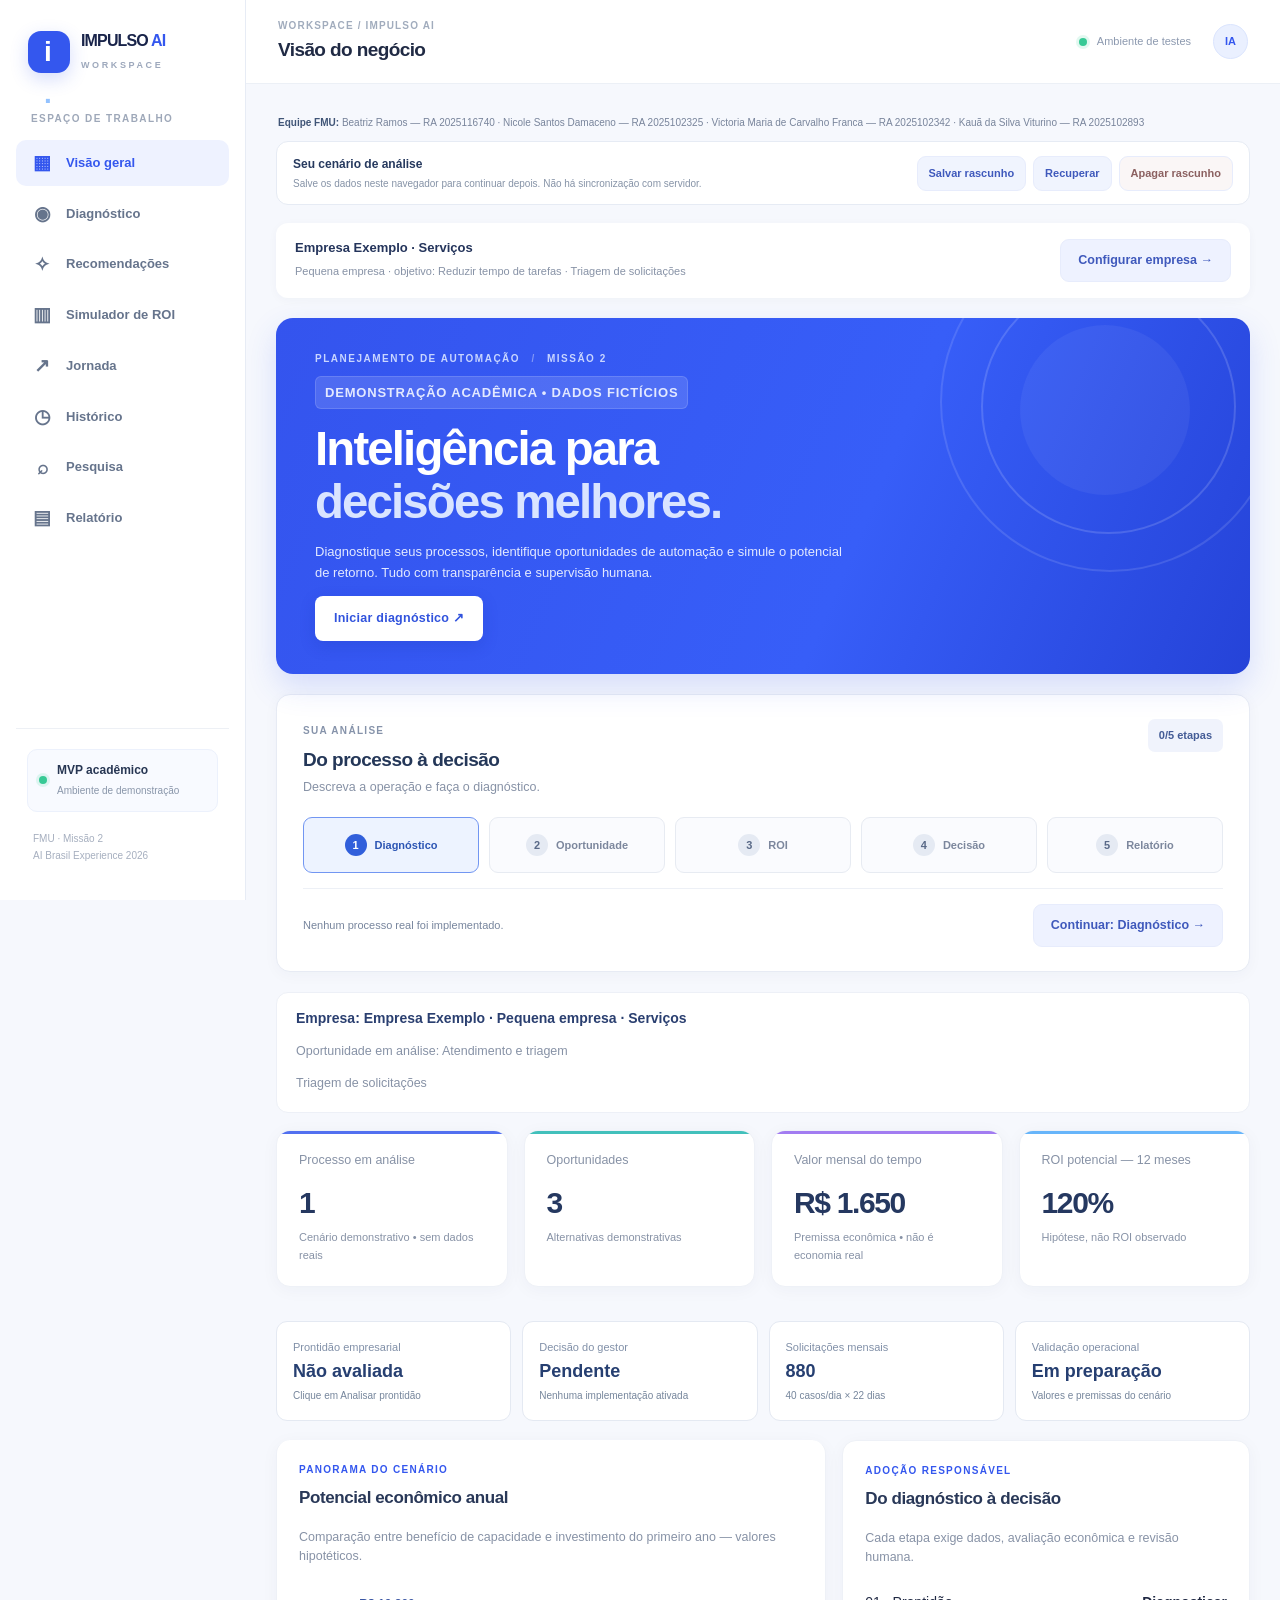
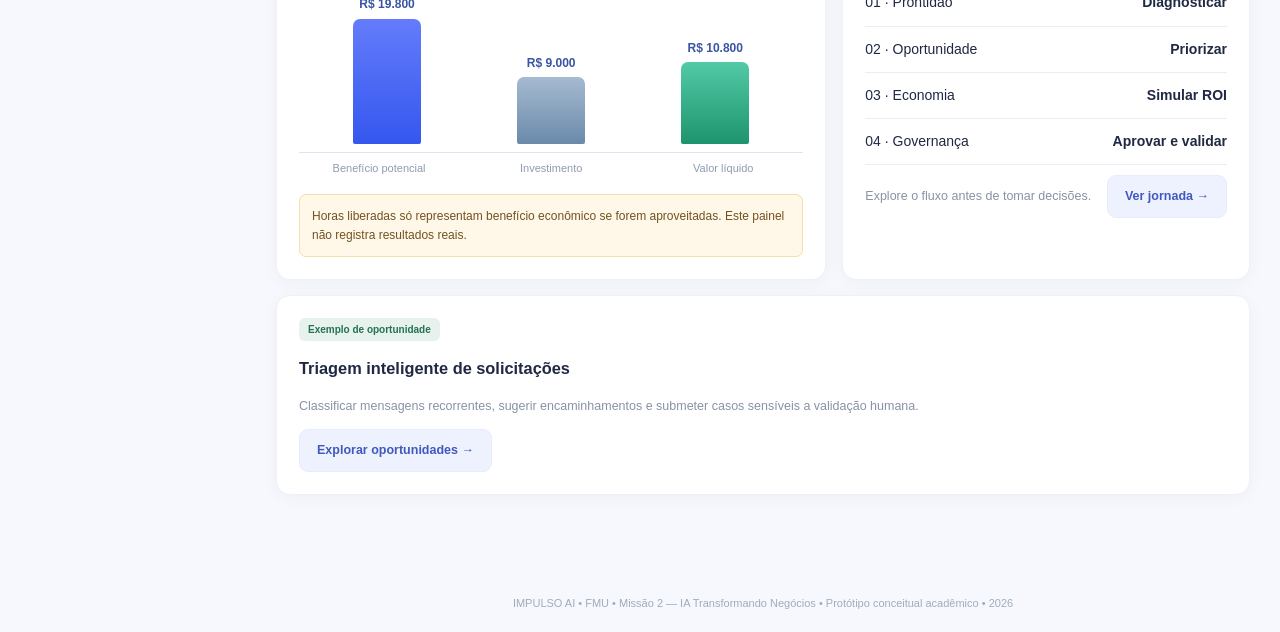
<file: index.html>
<!doctype html>
<html lang="pt-BR"><head><meta charset="utf-8"><meta name="viewport" content="width=device-width,initial-scale=1"><title>IMPULSO AI — Da intenção à implementação</title><meta name="description" content="MVP conceitual FMU — Missão 2 AI Brasil Experience 2026"><link rel="stylesheet" href="./css/style.css"></head><body>
<div class="app-shell"><aside class="app-sidebar"><div class="sidebar-brand"><div class="brand-symbol" aria-hidden="true">i<span>.</span></div><div class="brand-words"><strong>IMPULSO <span>AI</span></strong><small>WORKSPACE</small></div></div><div class="sidebar-caption">ESPAÇO DE TRABALHO</div><nav aria-label="Navegação principal"><button class="active" data-tab="inicio"><span class="nav-icon" aria-hidden="true">▦</span><span class="nav-label">Visão geral</span></button><button data-tab="diagnostico"><span class="nav-icon" aria-hidden="true">◉</span><span class="nav-label">Diagnóstico</span></button><button data-tab="recomendacoes"><span class="nav-icon" aria-hidden="true">✧</span><span class="nav-label">Recomendações</span></button><button data-tab="roi"><span class="nav-icon" aria-hidden="true">▥</span><span class="nav-label">Simulador de ROI</span></button><button data-tab="jornada"><span class="nav-icon" aria-hidden="true">↗</span><span class="nav-label">Jornada</span></button><button data-tab="historico"><span class="nav-icon" aria-hidden="true">◷</span><span class="nav-label">Histórico</span></button><button data-tab="pesquisa"><span class="nav-icon" aria-hidden="true">⌕</span><span class="nav-label">Pesquisa</span></button><button data-tab="relatorio"><span class="nav-icon" aria-hidden="true">▤</span><span class="nav-label">Relatório</span></button></nav><div class="sidebar-bottom"><div class="sidebar-status"><span class="status-dot"></span><div><strong>MVP acadêmico</strong><small>Ambiente de demonstração</small></div></div><p>FMU · Missão 2<br>AI Brasil Experience 2026</p></div></aside><div class="app-main"><header class="app-topbar"><div><span class="topbar-kicker">WORKSPACE / IMPULSO AI</span><strong class="topbar-title">Visão do negócio</strong></div><div class="topbar-actions"><span class="topbar-dot"></span><span>Ambiente de testes</span><span class="topbar-avatar" aria-hidden="true">IA</span></div></header>
<main><div class="project-authors"><strong>Equipe FMU:</strong> Beatriz Ramos — RA 2025116740 · Nicole Santos Damaceno — RA 2025102325 · Victoria Maria de Carvalho Franca — RA 2025102342 · Kauã da Silva Viturino — RA 2025102893</div><div class="draft-toolbar" role="group" aria-label="Rascunho local"><div><strong>Seu cenário de análise</strong><span>Salve os dados neste navegador para continuar depois. Não há sincronização com servidor.</span></div><div class="draft-actions"><button id="saveDraft" class="ghost" type="button">Salvar rascunho</button><button id="loadDraft" class="ghost" type="button">Recuperar</button><button id="clearDraft" class="ghost" type="button">Apagar rascunho</button></div><p id="draftMessage" role="status" class="draft-message"></p></div><div class="profile-strip"><div><strong id="profileLabel">Empresa demonstrativa</strong><p class="sub" id="profileSubtitle">Comece informando o contexto do negócio para personalizar as recomendações.</p></div><button class="ghost" data-go="diagnostico">Configurar empresa →</button></div><section class="screen active" id="inicio"><div class="hero"><div class="hero-decoration" aria-hidden="true"><span></span><span></span><span></span></div><div class="eyebrow">PLANEJAMENTO DE AUTOMAÇÃO <span class="hero-separator">/</span> MISSÃO 2</div><p class="demo-label">DEMONSTRAÇÃO ACADÊMICA • DADOS FICTÍCIOS</p><h2>Inteligência para<br><em>decisões melhores.</em></h2><p>Diagnostique seus processos, identifique oportunidades de automação e simule o potencial de retorno. Tudo com transparência e supervisão humana.</p><button class="primary" data-go="diagnostico">Iniciar diagnóstico <span aria-hidden="true">↗</span></button></div><div class="workflow-panel" aria-label="Progresso da análise"><div class="workflow-heading"><div><span class="section-overline">SUA ANÁLISE</span><h3>Do processo à decisão</h3><p class="sub" id="workflowHint">Comece preenchendo o diagnóstico da empresa.</p></div><span id="workflowBadge" class="workflow-badge">Não iniciado</span></div><div class="workflow-steps" id="workflowSteps" role="group" aria-label="Etapas do processo"></div><div class="workflow-bottom"><span id="workflowLastAction">Nenhuma decisão simulada foi registrada.</span><button class="ghost" id="workflowNext" type="button">Começar análise →</button></div></div><div class="ready-summary"><strong id="dashboardContext">Empresa: Empresa Exemplo · Pequena empresa · Serviços</strong><p class="sub" id="dashboardOpportunity">Oportunidade em análise: Atendimento e triagem</p><p class="sub" id="dashboardProcess">Triagem de solicitações</p></div><div class="grid" style="margin-top:17px"><div class="card"><div class="sub">Processo em análise</div><div class="stat" id="kprocess">1</div><div class="sub">Cenário demonstrativo • sem dados reais</div></div><div class="card"><div class="sub">Oportunidades</div><div class="stat">3</div><div class="sub">Alternativas demonstrativas</div></div><div class="card"><div class="sub">Valor mensal do tempo</div><div class="stat" id="kvalue">R$ 1.650</div><div class="sub">Premissa econômica • não é economia real</div></div><div class="card"><div class="sub">ROI potencial — 12 meses</div><div class="stat" id="kroi">120%</div><div class="sub">Hipótese, não ROI observado</div></div></div><div class="decision-overview" aria-label="Situação do projeto"><div class="decision-item"><span>Prontidão empresarial</span><strong id="dashReadiness">60/100</strong><small id="dashReadinessDetail">Diagnóstico demonstrativo</small></div><div class="decision-item"><span>Decisão do gestor</span><strong id="dashDecision">Pendente</strong><small id="dashDecisionDetail">Aguardando análise</small></div><div class="decision-item"><span>Solicitações mensais</span><strong id="dashVolume">880</strong><small id="dashVolumeDetail">Volume estimado</small></div><div class="decision-item"><span>Validação operacional</span><strong id="dashChecks">Em preparação</strong><small id="dashChecksDetail">Regras de proteção e premissas</small></div></div><div class="analytics-layout"><div class="card"><div class="eyebrow">Panorama do cenário</div><h3>Potencial econômico anual</h3><p class="sub">Comparação entre benefício de capacidade e investimento do primeiro ano — valores hipotéticos.</p><div class="mini-chart" id="dashChart" aria-label="Gráfico de benefício e investimento anual"><div class="bar-col"><strong id="dashBenefit">R$ 19.800</strong><span id="dashBenefitBar" style="height:100%"></span></div><div class="bar-col"><strong id="dashCost">R$ 9.000</strong><span id="dashCostBar" style="height:45%;background:linear-gradient(180deg,#a6bad0,#6a8aab)"></span></div><div class="bar-col"><strong id="dashNet">R$ 10.800</strong><span id="dashNetBar" style="height:55%;background:linear-gradient(180deg,#52caa5,#1e946e)"></span></div></div><div class="mini-chart-labels"><span>Benefício potencial</span><span>Investimento</span><span>Valor líquido</span></div><div class="warning" style="margin-top:17px">Horas liberadas só representam benefício econômico se forem aproveitadas. Este painel não registra resultados reais.</div></div><div class="card"><div class="eyebrow">Adoção responsável</div><h3>Do diagnóstico à decisão</h3><p class="sub">Cada etapa exige dados, avaliação econômica e revisão humana.</p><div class="line"><span>01 · Prontidão</span><strong>Diagnosticar</strong></div><div class="line"><span>02 · Oportunidade</span><strong>Priorizar</strong></div><div class="line"><span>03 · Economia</span><strong>Simular ROI</strong></div><div class="line"><span>04 · Governança</span><strong>Aprovar e validar</strong></div><div class="quick-action"><div class="sub">Explore o fluxo antes de tomar decisões.</div><button class="ghost" data-go="jornada">Ver jornada →</button></div></div></div><div class="card"><span class="tag">Exemplo de oportunidade</span><h3>Triagem inteligente de solicitações</h3><p class="sub">Classificar mensagens recorrentes, sugerir encaminhamentos e submeter casos sensíveis a validação humana.</p><button class="ghost" data-go="recomendacoes">Explorar oportunidades →</button></div></section>
<section class="screen" id="diagnostico"><div class="eyebrow">01 / Prontidão</div><h2 class="title">Diagnóstico empresarial <span class="pill">4 dimensões</span></h2><p class="sub">Avaliação demonstrativa por critérios. Os dados iniciais são fictícios e não são enviados a modelos externos.</p><div class="two"><div class="card"><div class="eyebrow">Etapa 1 · Contexto da empresa</div><div class="template-panel"><div><strong>Comece por um cenário demonstrativo</strong><p class="sub">Preenche empresa, processo e premissas financeiras com dados fictícios; todos os campos podem ser alterados.</p></div><div class="template-actions"><button class="ghost" type="button" data-template="comercio">Comércio</button><button class="ghost" type="button" data-template="servicos">Serviços</button><button class="ghost" type="button" data-template="industria">Indústria</button></div><p id="templateMessage" role="status" class="small-note"></p></div><div class="profile-grid"><label class="label">Empresa ou projeto<input id="empresaNome" value="Empresa Exemplo" maxlength="80" placeholder="Nome da empresa"></label><label class="label">Setor<select id="empresaSetor"><option value="Serviços" selected>Serviços</option><option value="Comércio">Comércio</option><option value="Indústria">Indústria</option><option value="Educação">Educação</option><option value="Outro">Outro</option></select></label><label class="label">Porte<select id="empresaPorte"><option value="Microempresa">Microempresa</option><option value="Pequena empresa" selected>Pequena empresa</option><option value="Média empresa">Média empresa</option></select></label><label class="label">Objetivo prioritário<select id="empresaObjetivo"><option value="Reduzir tempo de tarefas" selected>Reduzir tempo de tarefas</option><option value="Melhorar atendimento">Melhorar atendimento</option><option value="Organizar dados e documentos">Organizar dados e documentos</option><option value="Aumentar conversão comercial">Aumentar conversão comercial</option></select></label></div><div class="eyebrow" style="margin-top:19px">Etapa 2 · Processo avaliado</div><label class="label">Nome do processo<input id="proc" value="Triagem de solicitações"></label><label class="label">Descrição da atividade<textarea id="desc" rows="4">Nossa equipe lê, classifica e encaminha manualmente mensagens recebidas.</textarea></label><label class="label">Solicitações por dia<input id="vol" type="number" value="40" min="1"></label><label class="label">Qualidade e organização dos dados<select id="dados"><option value="20">Boa</option><option value="10" selected>Parcial</option><option value="0">Insuficiente</option></select></label><label class="label">Preparo dos funcionários<select id="equipe"><option value="20">Preparados</option><option value="10" selected>Parcial</option><option value="0">Sem treinamento</option></select></label><label class="label">Integração com sistemas<select id="integracao"><option value="20">Não necessária</option><option value="10" selected>Planejada</option><option value="0">Não planejada</option></select></label><label class="label">Privacidade e segurança<select id="seguranca"><option value="20">Controles definidos</option><option value="10" selected>Em avaliação</option><option value="0">Sem controles</option></select></label><div id="diagnosticValidation" class="validation-feedback" role="alert" aria-live="polite"></div><button class="primary" id="analisar">Analisar prontidão</button></div><div class="card"><div class="sub">Índice ilustrativo de prontidão</div><div class="stat" style="font-size:52px"><span id="score">60</span><span style="font-size:17px;color:#99acc1"> / 100</span></div><div class="bar"><div id="progress"></div></div><strong id="nivel">Prontidão intermediária</strong><div class="sub" id="feedback" style="margin-top:18px">Verifique a organização dos dados, a capacitação e os controles de segurança.</div><div style="margin-top:23px;border-top:1px solid var(--line);padding-top:12px"><h3>Prontidão por dimensão</h3><p class="sub">Pontuações qualitativas convertidas para um índice didático; nenhuma nota é certificação.</p><div id="readinessBreakdown" aria-live="polite"></div></div><div id="guardAlert" class="guard-alert" role="status"><b>Verificação de risco:</b> este diagnóstico exige supervisão e controles mínimos de dados.</div><div class="ready-summary"><strong>Plano de ação sugerido</strong><div id="actionPlan" class="action-list"></div></div><div class="warning" style="margin-top:18px">Índice acadêmico ilustrativo. Não é auditoria, certificação ou recomendação profissional.</div><button class="ghost" data-go="recomendacoes" style="margin-top:16px">Ver recomendações →</button></div></div></section>
<section class="screen" id="recomendacoes"><div class="eyebrow">02 / Oportunidades</div><h2 class="title">Oportunidades para avaliar</h2><p class="sub">Compare aplicações possíveis, escolha uma oportunidade e avalie os riscos antes de propor um piloto.</p><div class="recommendation-context" id="recommendationContext" aria-live="polite">Recomendações do cenário demonstrativo.</div><div class="card"><div class="eyebrow">Comparativo de oportunidades</div><div class="reco-grid" id="opportunityCompare"></div><p class="small-note">Os perfis de complexidade e benefícios são qualitativos, definidos para fins acadêmicos; não são previsões financeiras.</p></div><div id="recitems"></div></section>
<section class="screen" id="roi"><div class="eyebrow">03 / Economia</div><h2 class="title">Simulador de ROI <span class="pill">Cenários em tempo real</span></h2><p class="sub">Insira as premissas de uma empresa para projetar benefícios, custos e prazo de retorno. Os resultados representam capacidade econômica potencial, não lucro comprovado.</p><div class="scenario-context" id="scenarioContext">Simulação independente: ajuste valores para representar o processo avaliado.</div><div class="process-metrics" id="processMetrics" aria-live="polite"></div><div class="two"><div class="card"><h3>Parâmetros da simulação</h3><div class="grid" style="grid-template-columns:repeat(2,minmax(0,1fr))"><label class="label">Funcionários<input id="pessoas" type="number" min="1" value="10"></label><label class="label">Min/dia por pessoa<input id="minutos" type="number" min="0" step="0.01" value="15" readonly title="Calculado a partir do volume diário e dos minutos poupados por solicitação; escolha modo manual para editar"></label><label class="label">Minutos poupados por solicitação<input id="minutosPorCaso" type="number" min="0" max="600" step="0.25" value="3.75"></label><label class="label">Cálculo do tempo<select id="metodoTempo"><option value="volume" selected>Baseado no volume de solicitações</option><option value="manual">Manual (minutos por pessoa/dia)</option></select></label><label class="label">Custo/hora (R$)<input id="hora" type="number" min="0" value="30"></label><label class="label">Dias úteis/mês<input id="dias" type="number" min="1" max="31" value="22"></label><label class="label">Mensalidade (R$)<input id="mensal" type="number" min="0" value="600"></label><label class="label">Implantação (R$)<input id="implantacao" type="number" min="0" value="1800"></label><label class="label">Custos extras/ano<input id="extras" type="number" min="0" value="0"></label><label class="label">Realização (%)<input id="realizacao" type="number" min="0" max="100" value="100"></label><label class="label">Economia comprovável em caixa/ano (R$)<input id="economiaCaixa" type="number" min="0" step="10" value="0"></label></div><div id="roiValidation" class="validation-feedback" role="alert" aria-live="polite"></div><button class="ghost" id="reset">Restaurar cenário</button></div><div class="card"><div class="metric"><small>ROI ECONÔMICO POTENCIAL</small><b id="roiResult">120,0%</b><small>Projeção em 12 meses</small></div><div class="line"><span>Solicitações/mês</span><strong id="solicitacoesMes">880</strong></div><div class="line"><span>Minutos poupados por solicitação</span><strong id="minutosCasoResumo">3,75 min</strong></div><div class="line"><span>Horas liberadas / mês</span><strong id="horasR">55 h</strong></div><div class="line"><span>Benefício anual</span><strong id="beneficioR">R$ 19.800</strong></div><div class="line"><span>Investimento anual</span><strong id="custoR">R$ 9.000</strong></div><div class="line"><span>Benefício líquido potencial</span><strong id="liquidoR">R$ 10.800</strong></div><div class="cash-separation"><div><span>Valor de capacidade liberada / ano</span><strong id="capacityValue">R$ 19.800</strong><small>Valor do tempo disponível, não economia de caixa</small></div><div><span>Economia em caixa informada / ano</span><strong id="cashValue">R$ 0</strong><small>Premissa independente, não somada automaticamente ao ROI econômico</small></div><div><span>Saldo financeiro em caixa / ano</span><strong id="cashNet">-R$ 9.000</strong><small>Economia de caixa menos custos, sem contar capacidade</small></div><div><span>ROI financeiro apenas em caixa</span><strong id="cashROIResult">-100%</strong><small>Mostrado separadamente, sem somar benefício de horas</small></div><div><span>Aproveitamento mínimo para equilíbrio econômico</span><strong id="breakEven">45,5%</strong><small>Parcela das horas projetadas que precisaria ser monetizada</small></div></div><div class="line"><span>Payback projetado</span><strong id="paybackR">—</strong></div><p class="sub">ROI = (benefício econômico − investimento) ÷ investimento × 100.</p><button class="primary" id="exportar">Exportar resultados (.txt) ↓</button></div></div><div class="card roi-save-panel"><div><strong>Guardar esta análise</strong><p class="sub">Registre cenários no histórico deste dispositivo para comparar mudanças de prontidão, custos e retorno.</p></div><button id="saveAnalysis" class="primary" type="button">Salvar análise no histórico</button><span id="saveAnalysisStatus" role="status" class="small-note"></span></div><div class="card"><div class="eyebrow">Análise de sensibilidade</div><h3>Três cenários de aproveitamento</h3><div class="scenario-grid" id="threeScenarios" aria-live="polite"></div><p class="small-note">Conservador = 25%, moderado = 50%, otimista = 100% da capacidade projetada. O custo anual é mantido constante.</p></div><div class="card"><div class="eyebrow">Comparação visual</div><h3>Benefício e investimento em 12 meses</h3><div id="roiVisual" class="scenario-bars" aria-live="polite"></div><div id="roiInterpretation" class="scenario-summary"></div></div><div class="card"><div class="eyebrow">Metas e indicadores de piloto</div><h3>O que medir antes e depois da automação?</h3><p class="sub">Preencha os indicadores de base e as metas do piloto. São metas propostas, não resultados observados.</p><div class="pilot-grid"><label class="label">Tempo atual por solicitação (min)<input id="pilotTempoAtual" type="number" min="0.1" max="600" step="0.1" value="10"></label><label class="label">Meta de tempo por solicitação (min)<input id="pilotTempoMeta" type="number" min="0.1" max="600" step="0.1" value="6"></label><label class="label">Taxa atual de retrabalho (%)<input id="pilotErroAtual" type="number" min="0" max="100" value="15"></label><label class="label">Meta de retrabalho (%)<input id="pilotErroMeta" type="number" min="0" max="100" value="7"></label><label class="label">Período do piloto (dias úteis)<input id="pilotDias" type="number" min="1" max="180" value="20"></label></div><div id="pilotResults" class="pilot-results" aria-live="polite"></div></div><div class="card"><strong>Sensibilidade do retorno</strong><p class="sub">Estimativa com diferentes níveis de aproveitamento do tempo liberado.</p><div id="sensibilidade"></div><div class="warning" style="margin-top:18px">Os valores são hipóteses acadêmicas. Tempo liberado não corresponde automaticamente a economia de caixa ou lucro.</div></div></section>
<section class="screen" id="jornada"><div class="eyebrow">04 / Supervisão humana</div><h2 class="title">Jornada do usuário</h2><p class="sub">Pontos de contato com IA, cálculos, decisões humanas e indicadores.</p><div id="flow"></div><div class="card" style="max-width:650px;margin:20px auto"><h3>Decisão simulada do gestor</h3><p class="sub">Nenhum sistema externo será ativado. A decisão altera apenas o status da demonstração.</p><button class="ghost" id="revisar">Solicitar revisão</button> <button class="primary" id="aprovar">Aprovar simulação</button><p id="status" class="sub" style="font-weight:750">Aguardando decisão</p><div id="decisionNote" class="small-note"></div></div></section>
<section class="screen" id="historico"><div class="eyebrow">06 / Comparação</div><h2 class="title">Histórico local de análises</h2><p class="sub">Até 12 cenários salvos neste dispositivo, sem conta ou servidor. Ao recuperar uma análise, as aprovações precisam ser refeitas.</p><div class="card"><div class="history-top"><strong>Análises registradas</strong><div class="history-toolbar"><button class="ghost" type="button" id="exportHistory">Exportar JSON</button><button class="ghost" type="button" id="importHistory">Importar JSON</button><input type="file" accept="application/json,.json" id="importHistoryFile" hidden><button class="ghost" type="button" id="clearHistory">Apagar histórico</button></div></div><label class="label">Buscar por empresa, processo ou nome da análise<input id="historySearch" type="search" placeholder="Pesquisar análises salvas"></label><p class="small-note" id="historyFeedback" role="status"></p><div id="historyList" aria-live="polite"></div></div><div class="card"><h3>Comparar dois cenários</h3><p class="sub">Escolha duas análises diferentes para visualizar mudanças de prontidão, benefício, custo e ROI.</p><div class="history-compare-fields"><label class="label">Cenário A<select id="compareA"></select></label><label class="label">Cenário B<select id="compareB"></select></label></div><div id="compareResults" aria-live="polite"></div></div></section><section class="screen" id="pesquisa"><div class="eyebrow">Fundamentação / FMU</div><h2 class="title">Pesquisa das seis empresas</h2><p class="sub">Síntese baseada nos registros do congresso e pesquisa pública complementar.</p><div class="grid" id="companies"></div><div class="warning">Importante: os desafios de Cilia e Leavo AI são análises técnicas plausíveis, não declarações confirmadas das empresas. O ROI da Digibee provém de estudo específico de impacto econômico e não garante resultados idênticos para outros clientes.</div><div class="card" style="margin-top:16px"><h3>Referências iniciais</h3><p class="sub"><a href="https://marketing.digibee.com/forrester-total-economic-impact-report-digibee-2022" target="_blank" rel="noopener noreferrer">Digibee — Estudo Forrester TEI</a></p><p class="sub"><a href="https://www.leavo.ai/" target="_blank" rel="noopener noreferrer">Leavo AI — Site institucional</a></p><p class="sub">Demais relatos: entrevistas e materiais do AI Brasil Experience 2026 (grupo FMU).</p></div></section><section class="screen" id="relatorio"><div class="eyebrow">05 / Síntese executiva</div><h2 class="title">Relatório do diagnóstico</h2><p class="sub">Um resumo local do contexto, das recomendações, do cenário financeiro e dos cuidados de governança.</p><div class="card"><p class="small-note">Relatório de demonstração datado, com indicadores, riscos, cenário econômico e metas do piloto. Para PDF, escolha “Salvar como PDF” na impressão.</p><div id="reportPreview"></div><div class="report-actions"><button class="primary" id="printReport">Gerar PDF (imprimir / salvar)</button><button class="ghost" id="downloadReport">Baixar relatório HTML</button></div><p class="small-note">Para obter o PDF, clique em <b>Gerar PDF</b> e selecione <b>Salvar como PDF</b> na janela de impressão. Os dados são desta sessão e não são enviados a servidor externo.</p></div></section></main></div></div><article id="reportPrint" aria-label="Relatório executivo imprimível"></article>
<footer>IMPULSO AI • FMU • Missão 2 — IA Transformando Negócios • Protótipo conceitual acadêmico • 2026</footer>
<script src="./js/app.js" defer></script></body></html>
</file>
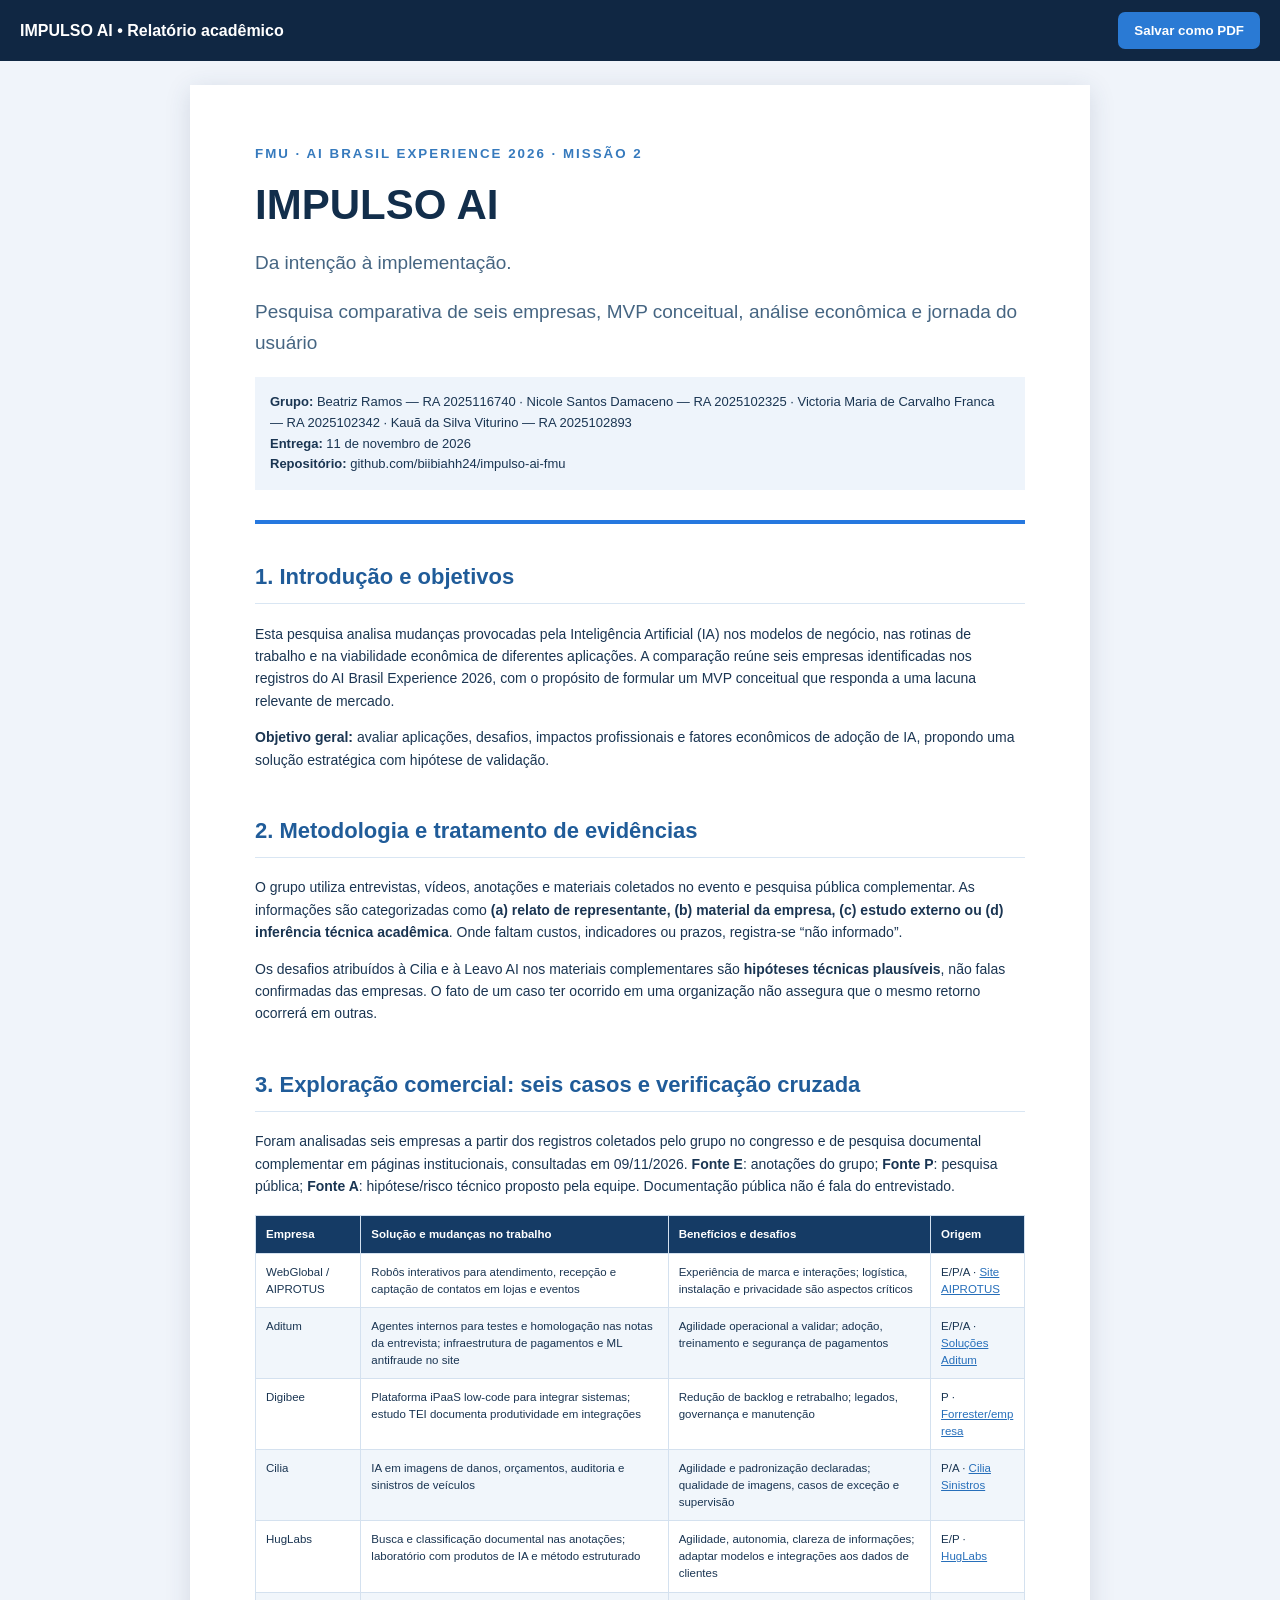
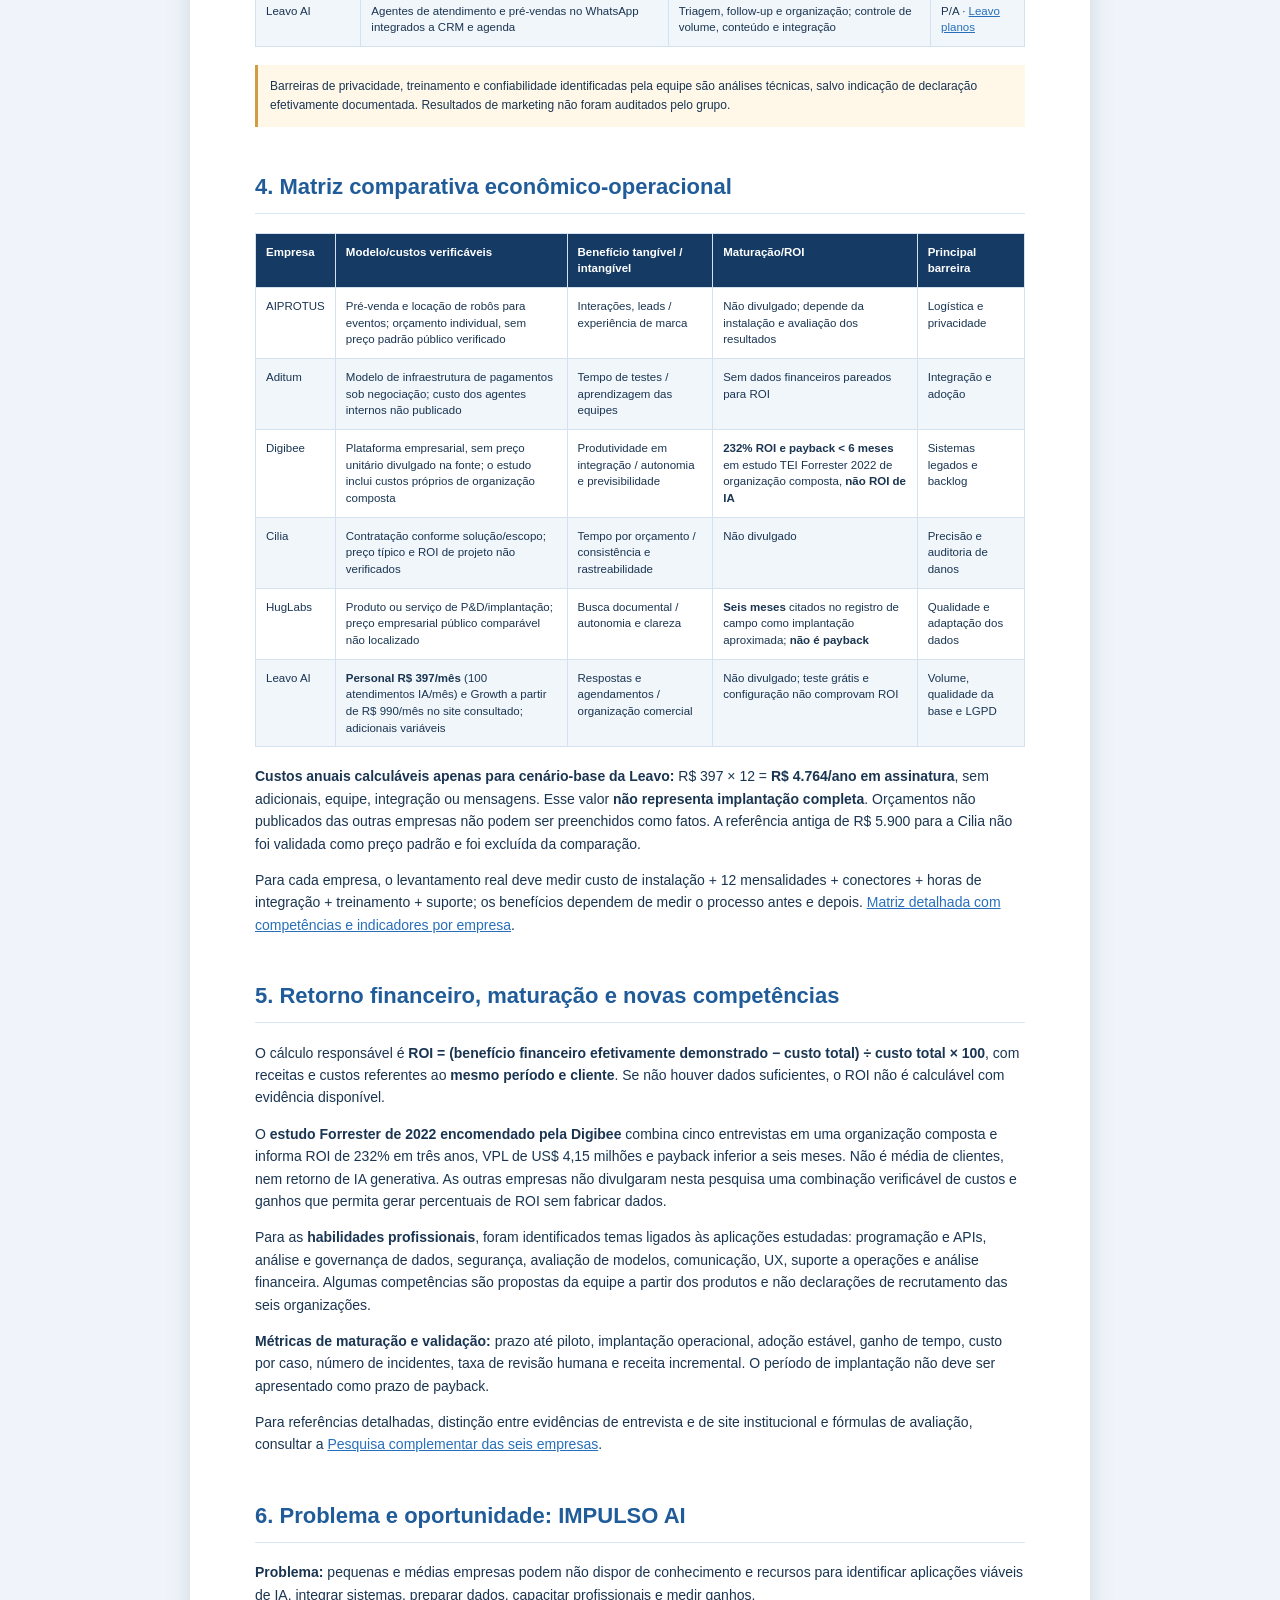
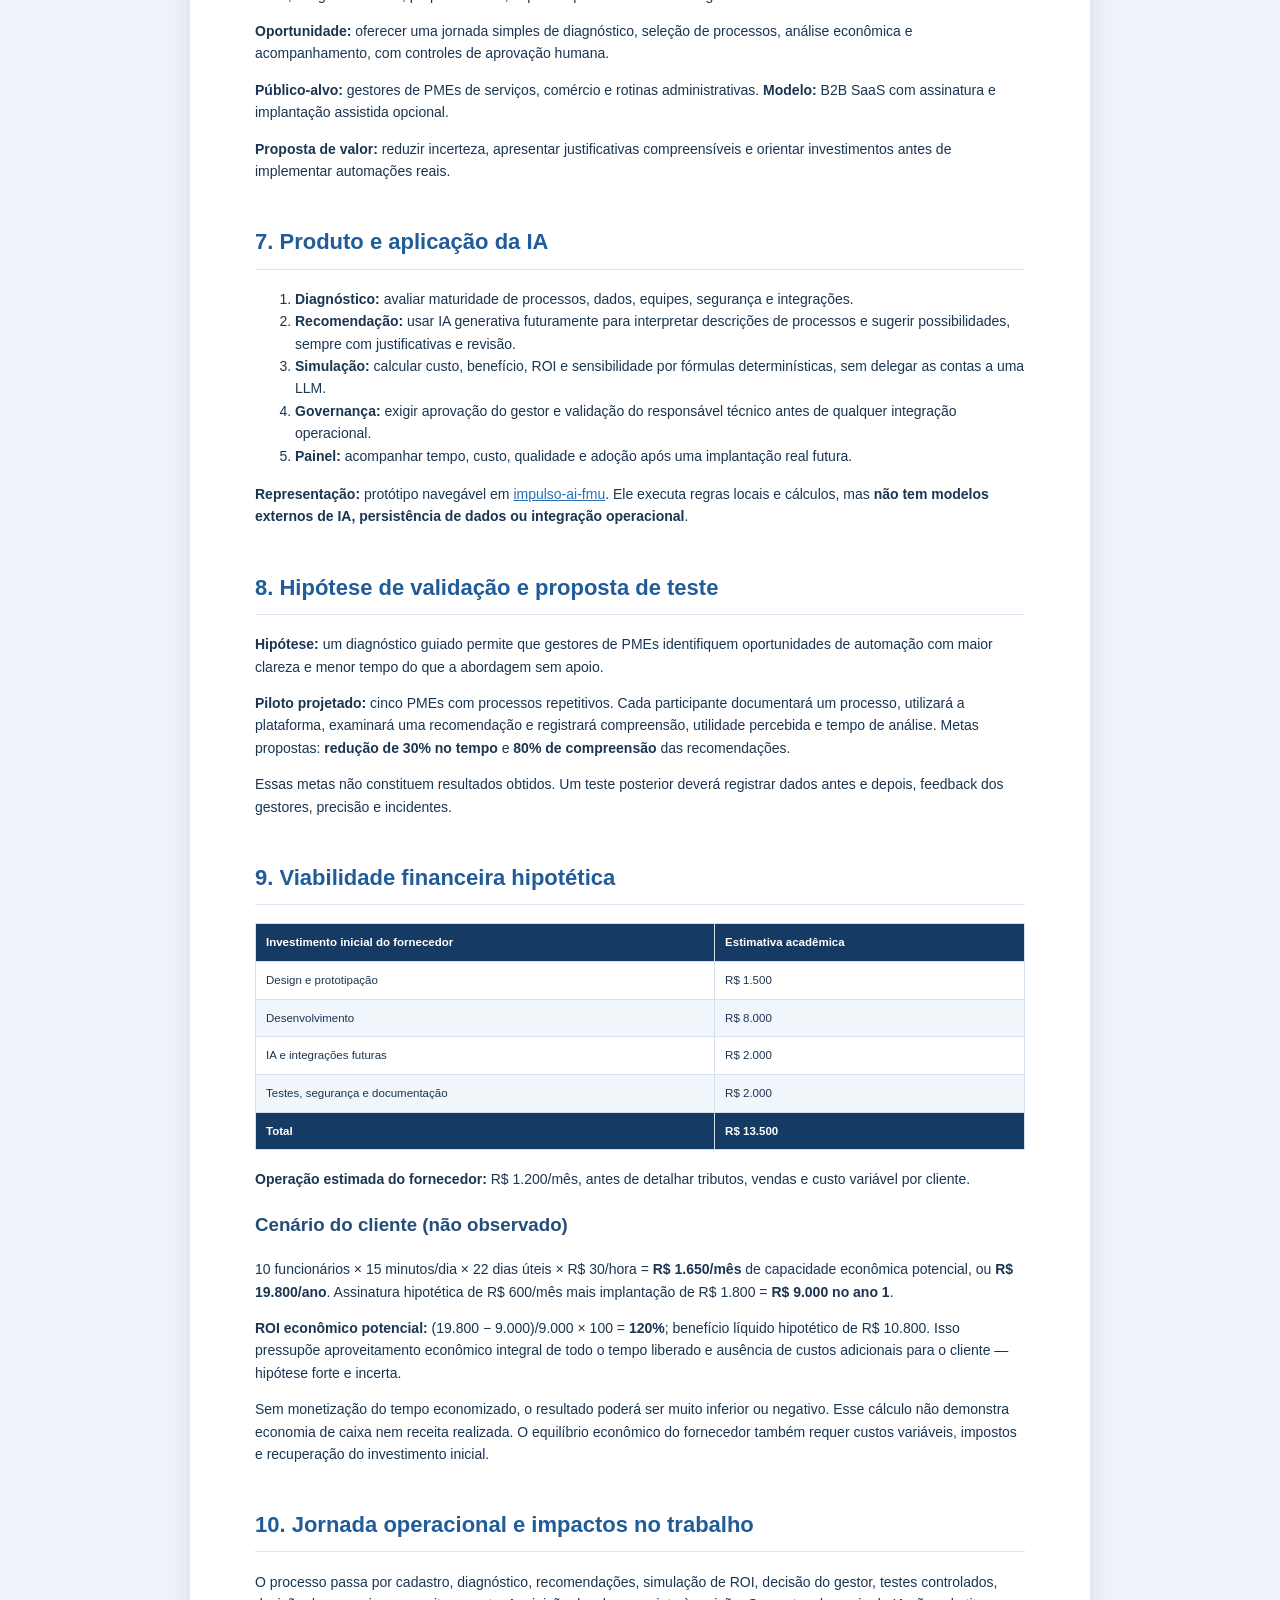
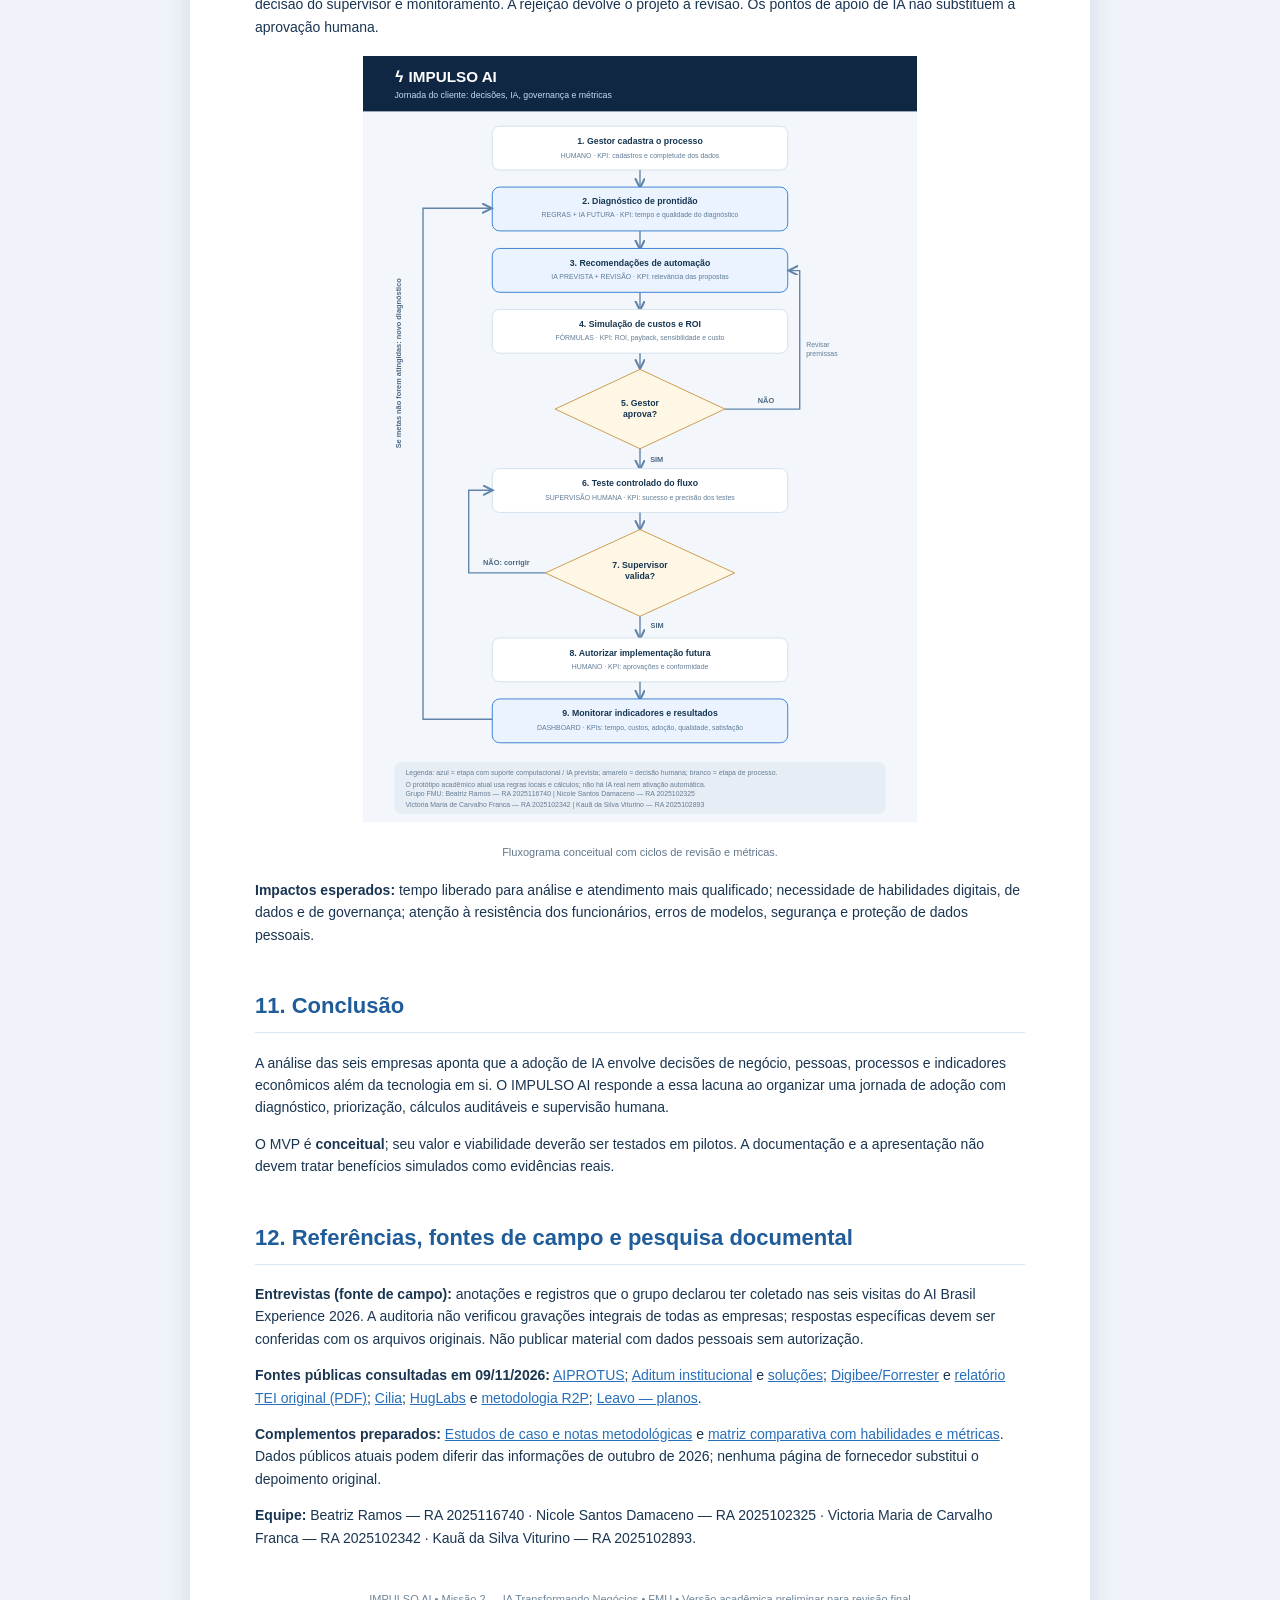
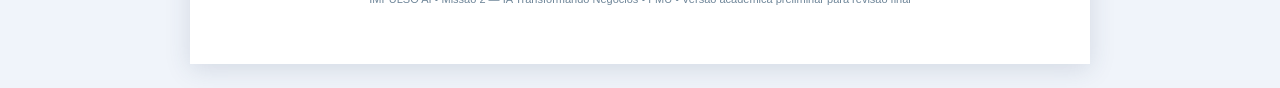
<file: entregaveis/01-relatorio-mvp.html>
<!doctype html><html lang="pt-BR"><head><meta charset="utf-8"><meta name="viewport" content="width=device-width,initial-scale=1"><title>IMPULSO AI — Relatório do MVP e Pesquisa</title><style>:root{--ink:#1a3552;--blue:#276fba}*{box-sizing:border-box}body{font-family:Arial,Helvetica,sans-serif;background:#f0f4fa;color:var(--ink);margin:0;line-height:1.6}.toolbar{position:sticky;top:0;background:#102743;padding:12px 20px;display:flex;justify-content:space-between;align-items:center;color:white;z-index:2;gap:15px}.toolbar button{background:#2a7ad4;border:0;color:white;border-radius:7px;padding:11px 16px;cursor:pointer;font-weight:bold}main{width:min(900px,96%);margin:24px auto;background:white;padding:55px 65px;box-shadow:0 5px 24px #263b5e25}header{border-bottom:4px solid #2678df;padding:0 0 30px;margin-bottom:35px}header small{letter-spacing:2px;color:#367abd;font-weight:bold}h1{font-size:42px;line-height:1.15;margin:15px 0;color:#122e4b}header p{font-size:19px;color:#456582}.by{background:#eef4fb;padding:15px;font-size:13px}section{margin-bottom:42px;break-inside:auto}h2{color:#205c99;font-size:22px;border-bottom:1px solid #d9e6f3;padding-bottom:9px}h3{color:#244d78}p,li{font-size:14px}table{border-collapse:collapse;width:100%;font-size:11.5px;line-height:1.45;margin:18px 0}th{text-align:left;background:#153b65;color:white}td,th{border:1px solid #d4e1ef;padding:10px;vertical-align:top}tr:nth-child(even) td{background:#f1f6fb}.note{background:#fff8e9;border-left:3px solid #d19c43;padding:12px;font-size:12px}a{color:#276fba;overflow-wrap:anywhere}figure{margin:18px 0}figure img{width:100%;max-height:780px;object-fit:contain}figcaption{font-size:11px;color:#61778c;text-align:center}footer{text-align:center;font-size:11px;color:#6f8699;margin-top:30px}@media(max-width:700px){main{padding:24px 18px}h1{font-size:31px}table{font-size:10px}td,th{padding:6px}}@page{size:A4;margin:15mm}@media print{body{background:white}main{width:auto;margin:0;padding:0;box-shadow:none}.toolbar{display:none}header{break-after:avoid}section{break-before:auto}table{font-size:9px}thead{display:table-header-group}tr{break-inside:avoid}h2{break-after:avoid}a{color:#183e66}}</style></head><body><div class="toolbar"><b>IMPULSO AI • Relatório acadêmico</b><button onclick="window.print()">Salvar como PDF</button></div><main><header><small>FMU · AI BRASIL EXPERIENCE 2026 · MISSÃO 2</small><h1>IMPULSO AI</h1><p>Da intenção à implementação.</p><p>Pesquisa comparativa de seis empresas, MVP conceitual, análise econômica e jornada do usuário</p><div class="by"><strong>Grupo:</strong> Beatriz Ramos — RA 2025116740 · Nicole Santos Damaceno — RA 2025102325 · Victoria Maria de Carvalho Franca — RA 2025102342 · Kauã da Silva Viturino — RA 2025102893<br><strong>Entrega:</strong> 11 de novembro de 2026<br><strong>Repositório:</strong> github.com/biibiahh24/impulso-ai-fmu</div></header><section><h2>1. Introdução e objetivos</h2><p>Esta pesquisa analisa mudanças provocadas pela Inteligência Artificial (IA) nos modelos de negócio, nas rotinas de trabalho e na viabilidade econômica de diferentes aplicações. A comparação reúne seis empresas identificadas nos registros do AI Brasil Experience 2026, com o propósito de formular um MVP conceitual que responda a uma lacuna relevante de mercado.</p><p><strong>Objetivo geral:</strong> avaliar aplicações, desafios, impactos profissionais e fatores econômicos de adoção de IA, propondo uma solução estratégica com hipótese de validação.</p></section><section><h2>2. Metodologia e tratamento de evidências</h2><p>O grupo utiliza entrevistas, vídeos, anotações e materiais coletados no evento e pesquisa pública complementar. As informações são categorizadas como <strong>(a) relato de representante, (b) material da empresa, (c) estudo externo ou (d) inferência técnica acadêmica</strong>. Onde faltam custos, indicadores ou prazos, registra-se “não informado”.</p><p>Os desafios atribuídos à Cilia e à Leavo AI nos materiais complementares são <strong>hipóteses técnicas plausíveis</strong>, não falas confirmadas das empresas. O fato de um caso ter ocorrido em uma organização não assegura que o mesmo retorno ocorrerá em outras.</p></section><section><h2>3. Exploração comercial: seis casos e verificação cruzada</h2>
<p>Foram analisadas seis empresas a partir dos registros coletados pelo grupo no congresso e de pesquisa documental complementar em páginas institucionais, consultadas em 09/11/2026. <strong>Fonte E</strong>: anotações do grupo; <strong>Fonte P</strong>: pesquisa pública; <strong>Fonte A</strong>: hipótese/risco técnico proposto pela equipe. Documentação pública não é fala do entrevistado.</p>
<table><thead><tr><th>Empresa</th><th>Solução e mudanças no trabalho</th><th>Benefícios e desafios</th><th>Origem</th></tr></thead><tbody>
<tr><td>WebGlobal / AIPROTUS</td><td>Robôs interativos para atendimento, recepção e captação de contatos em lojas e eventos</td><td>Experiência de marca e interações; logística, instalação e privacidade são aspectos críticos</td><td>E/P/A · <a href="https://aiprotus.ai/">Site AIPROTUS</a></td></tr>
<tr><td>Aditum</td><td>Agentes internos para testes e homologação nas notas da entrevista; infraestrutura de pagamentos e ML antifraude no site</td><td>Agilidade operacional a validar; adoção, treinamento e segurança de pagamentos</td><td>E/P/A · <a href="https://www.aditum.com.br/solucoes">Soluções Aditum</a></td></tr>
<tr><td>Digibee</td><td>Plataforma iPaaS low-code para integrar sistemas; estudo TEI documenta produtividade em integrações</td><td>Redução de backlog e retrabalho; legados, governança e manutenção</td><td>P · <a href="https://www.digibee.com/pt-br/news/forrester-tei-digibee-beneficios-reducao-custos">Forrester/empresa</a></td></tr>
<tr><td>Cilia</td><td>IA em imagens de danos, orçamentos, auditoria e sinistros de veículos</td><td>Agilidade e padronização declaradas; qualidade de imagens, casos de exceção e supervisão</td><td>P/A · <a href="https://cilia.com.br/cilia-sinistros">Cilia Sinistros</a></td></tr>
<tr><td>HugLabs</td><td>Busca e classificação documental nas anotações; laboratório com produtos de IA e método estruturado</td><td>Agilidade, autonomia, clareza de informações; adaptar modelos e integrações aos dados de clientes</td><td>E/P · <a href="https://www.huglabs.ai/">HugLabs</a></td></tr>
<tr><td>Leavo AI</td><td>Agentes de atendimento e pré-vendas no WhatsApp integrados a CRM e agenda</td><td>Triagem, follow-up e organização; controle de volume, conteúdo e integração</td><td>P/A · <a href="https://www.leavo.ai/planos/">Leavo planos</a></td></tr>
</tbody></table><p class="note">Barreiras de privacidade, treinamento e confiabilidade identificadas pela equipe são análises técnicas, salvo indicação de declaração efetivamente documentada. Resultados de marketing não foram auditados pelo grupo.</p></section>
<section><h2>4. Matriz comparativa econômico-operacional</h2>
<table><thead><tr><th>Empresa</th><th>Modelo/custos verificáveis</th><th>Benefício tangível / intangível</th><th>Maturação/ROI</th><th>Principal barreira</th></tr></thead><tbody>
<tr><td>AIPROTUS</td><td>Pré-venda e locação de robôs para eventos; orçamento individual, sem preço padrão público verificado</td><td>Interações, leads / experiência de marca</td><td>Não divulgado; depende da instalação e avaliação dos resultados</td><td>Logística e privacidade</td></tr>
<tr><td>Aditum</td><td>Modelo de infraestrutura de pagamentos sob negociação; custo dos agentes internos não publicado</td><td>Tempo de testes / aprendizagem das equipes</td><td>Sem dados financeiros pareados para ROI</td><td>Integração e adoção</td></tr>
<tr><td>Digibee</td><td>Plataforma empresarial, sem preço unitário divulgado na fonte; o estudo inclui custos próprios de organização composta</td><td>Produtividade em integração / autonomia e previsibilidade</td><td><strong>232% ROI e payback &lt; 6 meses</strong> em estudo TEI Forrester 2022 de organização composta, <strong>não ROI de IA</strong></td><td>Sistemas legados e backlog</td></tr>
<tr><td>Cilia</td><td>Contratação conforme solução/escopo; preço típico e ROI de projeto não verificados</td><td>Tempo por orçamento / consistência e rastreabilidade</td><td>Não divulgado</td><td>Precisão e auditoria de danos</td></tr>
<tr><td>HugLabs</td><td>Produto ou serviço de P&amp;D/implantação; preço empresarial público comparável não localizado</td><td>Busca documental / autonomia e clareza</td><td><strong>Seis meses</strong> citados no registro de campo como implantação aproximada; <strong>não é payback</strong></td><td>Qualidade e adaptação dos dados</td></tr>
<tr><td>Leavo AI</td><td><strong>Personal R$ 397/mês</strong> (100 atendimentos IA/mês) e Growth a partir de R$ 990/mês no site consultado; adicionais variáveis</td><td>Respostas e agendamentos / organização comercial</td><td>Não divulgado; teste grátis e configuração não comprovam ROI</td><td>Volume, qualidade da base e LGPD</td></tr>
</tbody></table>
<p><strong>Custos anuais calculáveis apenas para cenário-base da Leavo:</strong> R$ 397 × 12 = <strong>R$ 4.764/ano em assinatura</strong>, sem adicionais, equipe, integração ou mensagens. Esse valor <strong>não representa implantação completa</strong>. Orçamentos não publicados das outras empresas não podem ser preenchidos como fatos. A referência antiga de R$ 5.900 para a Cilia não foi validada como preço padrão e foi excluída da comparação.</p>
<p>Para cada empresa, o levantamento real deve medir custo de instalação + 12 mensalidades + conectores + horas de integração + treinamento + suporte; os benefícios dependem de medir o processo antes e depois. <a href="../docs/matriz-comparativa.md">Matriz detalhada com competências e indicadores por empresa</a>.</p></section>
<section><h2>5. Retorno financeiro, maturação e novas competências</h2>
<p>O cálculo responsável é <strong>ROI = (benefício financeiro efetivamente demonstrado − custo total) ÷ custo total × 100</strong>, com receitas e custos referentes ao <strong>mesmo período e cliente</strong>. Se não houver dados suficientes, o ROI não é calculável com evidência disponível.</p>
<p>O <strong>estudo Forrester de 2022 encomendado pela Digibee</strong> combina cinco entrevistas em uma organização composta e informa ROI de 232% em três anos, VPL de US$ 4,15 milhões e payback inferior a seis meses. Não é média de clientes, nem retorno de IA generativa. As outras empresas não divulgaram nesta pesquisa uma combinação verificável de custos e ganhos que permita gerar percentuais de ROI sem fabricar dados.</p>
<p>Para as <strong>habilidades profissionais</strong>, foram identificados temas ligados às aplicações estudadas: programação e APIs, análise e governança de dados, segurança, avaliação de modelos, comunicação, UX, suporte a operações e análise financeira. Algumas competências são propostas da equipe a partir dos produtos e não declarações de recrutamento das seis organizações.</p>
<p><strong>Métricas de maturação e validação:</strong> prazo até piloto, implantação operacional, adoção estável, ganho de tempo, custo por caso, número de incidentes, taxa de revisão humana e receita incremental. O período de implantação não deve ser apresentado como prazo de payback.</p>
<p>Para referências detalhadas, distinção entre evidências de entrevista e de site institucional e fórmulas de avaliação, consultar a <a href="../docs/pesquisa-complementar-seis-empresas.md">Pesquisa complementar das seis empresas</a>.</p></section><section><h2>6. Problema e oportunidade: IMPULSO AI</h2><p><strong>Problema:</strong> pequenas e médias empresas podem não dispor de conhecimento e recursos para identificar aplicações viáveis de IA, integrar sistemas, preparar dados, capacitar profissionais e medir ganhos.</p><p><strong>Oportunidade:</strong> oferecer uma jornada simples de diagnóstico, seleção de processos, análise econômica e acompanhamento, com controles de aprovação humana.</p><p><strong>Público-alvo:</strong> gestores de PMEs de serviços, comércio e rotinas administrativas. <strong>Modelo:</strong> B2B SaaS com assinatura e implantação assistida opcional.</p><p><strong>Proposta de valor:</strong> reduzir incerteza, apresentar justificativas compreensíveis e orientar investimentos antes de implementar automações reais.</p></section><section><h2>7. Produto e aplicação da IA</h2><ol><li><strong>Diagnóstico:</strong> avaliar maturidade de processos, dados, equipes, segurança e integrações.</li><li><strong>Recomendação:</strong> usar IA generativa futuramente para interpretar descrições de processos e sugerir possibilidades, sempre com justificativas e revisão.</li><li><strong>Simulação:</strong> calcular custo, benefício, ROI e sensibilidade por fórmulas determinísticas, sem delegar as contas a uma LLM.</li><li><strong>Governança:</strong> exigir aprovação do gestor e validação do responsável técnico antes de qualquer integração operacional.</li><li><strong>Painel:</strong> acompanhar tempo, custo, qualidade e adoção após uma implantação real futura.</li></ol><p><strong>Representação:</strong> protótipo navegável em <a href="https://impulso-ai-fmu-oliverrbiahh10-4202.vercel.app">impulso-ai-fmu</a>. Ele executa regras locais e cálculos, mas <strong>não tem modelos externos de IA, persistência de dados ou integração operacional</strong>.</p></section><section><h2>8. Hipótese de validação e proposta de teste</h2><p><strong>Hipótese:</strong> um diagnóstico guiado permite que gestores de PMEs identifiquem oportunidades de automação com maior clareza e menor tempo do que a abordagem sem apoio.</p><p><strong>Piloto projetado:</strong> cinco PMEs com processos repetitivos. Cada participante documentará um processo, utilizará a plataforma, examinará uma recomendação e registrará compreensão, utilidade percebida e tempo de análise. Metas propostas: <strong>redução de 30% no tempo</strong> e <strong>80% de compreensão</strong> das recomendações.</p><p>Essas metas não constituem resultados obtidos. Um teste posterior deverá registrar dados antes e depois, feedback dos gestores, precisão e incidentes.</p></section><section><h2>9. Viabilidade financeira hipotética</h2><table><thead><tr><th>Investimento inicial do fornecedor</th><th>Estimativa acadêmica</th></tr></thead><tbody><tr><td>Design e prototipação</td><td>R$ 1.500</td></tr><tr><td>Desenvolvimento</td><td>R$ 8.000</td></tr><tr><td>IA e integrações futuras</td><td>R$ 2.000</td></tr><tr><td>Testes, segurança e documentação</td><td>R$ 2.000</td></tr><tr><th>Total</th><th>R$ 13.500</th></tr></tbody></table><p><strong>Operação estimada do fornecedor:</strong> R$ 1.200/mês, antes de detalhar tributos, vendas e custo variável por cliente.</p><h3>Cenário do cliente (não observado)</h3><p>10 funcionários × 15 minutos/dia × 22 dias úteis × R$ 30/hora = <strong>R$ 1.650/mês</strong> de capacidade econômica potencial, ou <strong>R$ 19.800/ano</strong>. Assinatura hipotética de R$ 600/mês mais implantação de R$ 1.800 = <strong>R$ 9.000 no ano 1</strong>.</p><p><strong>ROI econômico potencial:</strong> (19.800 − 9.000)/9.000 × 100 = <strong>120%</strong>; benefício líquido hipotético de R$ 10.800. Isso pressupõe aproveitamento econômico integral de todo o tempo liberado e ausência de custos adicionais para o cliente — hipótese forte e incerta.</p><p>Sem monetização do tempo economizado, o resultado poderá ser muito inferior ou negativo. Esse cálculo não demonstra economia de caixa nem receita realizada. O equilíbrio econômico do fornecedor também requer custos variáveis, impostos e recuperação do investimento inicial.</p></section><section><h2>10. Jornada operacional e impactos no trabalho</h2><p>O processo passa por cadastro, diagnóstico, recomendações, simulação de ROI, decisão do gestor, testes controlados, decisão do supervisor e monitoramento. A rejeição devolve o projeto à revisão. Os pontos de apoio de IA não substituem a aprovação humana.</p><figure><img src="../entregaveis/02-fluxograma.svg" alt="Fluxograma completo da jornada do IMPULSO AI"><figcaption>Fluxograma conceitual com ciclos de revisão e métricas.</figcaption></figure><p><strong>Impactos esperados:</strong> tempo liberado para análise e atendimento mais qualificado; necessidade de habilidades digitais, de dados e de governança; atenção à resistência dos funcionários, erros de modelos, segurança e proteção de dados pessoais.</p></section><section><h2>11. Conclusão</h2><p>A análise das seis empresas aponta que a adoção de IA envolve decisões de negócio, pessoas, processos e indicadores econômicos além da tecnologia em si. O IMPULSO AI responde a essa lacuna ao organizar uma jornada de adoção com diagnóstico, priorização, cálculos auditáveis e supervisão humana.</p><p>O MVP é <strong>conceitual</strong>; seu valor e viabilidade deverão ser testados em pilotos. A documentação e a apresentação não devem tratar benefícios simulados como evidências reais.</p></section><section><h2>12. Referências, fontes de campo e pesquisa documental</h2>
<p><strong>Entrevistas (fonte de campo):</strong> anotações e registros que o grupo declarou ter coletado nas seis visitas do AI Brasil Experience 2026. A auditoria não verificou gravações integrais de todas as empresas; respostas específicas devem ser conferidas com os arquivos originais. Não publicar material com dados pessoais sem autorização.</p>
<p><strong>Fontes públicas consultadas em 09/11/2026:</strong>
<a href="https://aiprotus.ai/">AIPROTUS</a>;
<a href="https://www.aditum.com.br/institucional">Aditum institucional</a> e <a href="https://www.aditum.com.br/solucoes">soluções</a>;
<a href="https://www.digibee.com/pt-br/news/forrester-tei-digibee-beneficios-reducao-custos">Digibee/Forrester</a> e <a href="https://resources.digibee.com/hubfs/US_Marketing/TEI_Forrester/US_Q42022_ForresterTEI2022_FINAL.pdf">relatório TEI original (PDF)</a>;
<a href="https://cilia.com.br/cilia-sinistros">Cilia</a>;
<a href="https://www.huglabs.ai/">HugLabs</a> e <a href="https://www.huglabs.ai/method">metodologia R2P</a>;
<a href="https://www.leavo.ai/planos/">Leavo — planos</a>.</p>
<p><strong>Complementos preparados:</strong> <a href="../docs/pesquisa-complementar-seis-empresas.md">Estudos de caso e notas metodológicas</a> e <a href="../docs/matriz-comparativa.md">matriz comparativa com habilidades e métricas</a>. Dados públicos atuais podem diferir das informações de outubro de 2026; nenhuma página de fornecedor substitui o depoimento original.</p>
<p><strong>Equipe:</strong> Beatriz Ramos — RA 2025116740 · Nicole Santos Damaceno — RA 2025102325 · Victoria Maria de Carvalho Franca — RA 2025102342 · Kauã da Silva Viturino — RA 2025102893.</p></section><footer>IMPULSO AI • Missão 2 — IA Transformando Negócios • FMU • Versão acadêmica preliminar para revisão final</footer></main></body></html>
</file>
<file: css/style.css>
:root{--dark:#102743;--blue:#2678df;--light:#f4f7fc;--line:#e5ebf3;--ink:#203850;--muted:#637b94}*{box-sizing:border-box}body{margin:0;font-family:Inter,system-ui,-apple-system,Segoe UI,sans-serif;background:var(--light);color:var(--ink)}button,input,textarea,select{font:inherit}button{cursor:pointer}header{background:var(--dark);color:white;padding:22px max(20px,calc((100vw - 1140px)/2))}header h1{font-size:24px;letter-spacing:-.9px;margin:0}header h1 span{color:#7bbaff}header small{color:#aac4df}nav{display:flex;gap:6px;overflow:auto;margin-top:22px;padding-bottom:2px}nav button{background:transparent;border:0;color:#b5cbe0;border-radius:10px;padding:11px 14px;white-space:nowrap;font-weight:650}nav button.active,nav button:hover{background:#244766;color:white}main{max-width:1140px;margin:auto;padding:26px 20px 70px}.screen{display:none}.screen.active{display:block}.hero{background:linear-gradient(125deg,#163756,#236fbe);color:white;padding:34px;border-radius:20px}.hero h2{font-size:34px;line-height:1.12;letter-spacing:-1px;margin:14px 0}.hero p{color:#d4e9fa;line-height:1.6;max-width:620px}.eyebrow{font-size:11px;letter-spacing:2px;text-transform:uppercase;font-weight:800;color:#247bdc}.hero .eyebrow{color:#a9d5ff}.grid{display:grid;grid-template-columns:repeat(auto-fit,minmax(210px,1fr));gap:15px}.two{display:grid;grid-template-columns:1.1fr 1fr;gap:16px}.card{background:white;border:1px solid var(--line);border-radius:15px;padding:22px;margin-bottom:15px;box-shadow:0 5px 18px #183e6610}.stat{font-size:28px;font-weight:850;color:#173d68;margin:10px 0 2px}.sub{color:var(--muted);font-size:13px;line-height:1.55}.title{font-size:27px;letter-spacing:-.9px;margin:8px 0}.primary{background:var(--blue);color:white;border:0;padding:12px 17px;border-radius:10px;font-weight:750}.ghost{background:#e8f2fe;color:#1e60a9;border:0;padding:12px 17px;border-radius:10px;font-weight:750}.label{display:block;color:#526d88;font-size:12px;font-weight:700;margin:16px 0}input,textarea,select{display:block;width:100%;background:white;color:#19344d;border:1px solid #cfdbeb;padding:11px;border-radius:9px;margin-top:6px}textarea{resize:vertical}.line{display:flex;gap:12px;justify-content:space-between;border-bottom:1px solid var(--line);padding:12px 0;font-size:14px}.line strong{text-align:right}.tag{font-size:11px;background:#e4f6ed;color:#18825a;padding:6px 9px;border-radius:20px;font-weight:750}.pill{font-size:11px;background:#e9f1ff;color:#2365a9;padding:5px 9px;border-radius:20px;font-weight:700}.flow{padding:17px 20px;border:1px solid #dce5f0;border-left:4px solid var(--blue);background:white;border-radius:11px;max-width:650px;margin:auto}.flow p{color:var(--muted);font-size:12px;margin:5px 0 0}.arrow{text-align:center;color:#7d9cba;margin:5px}.bar{height:12px;background:#e5ecf5;border-radius:8px;overflow:hidden;margin:13px 0}.bar>div{height:100%;background:var(--blue);width:60%;transition:width .25s}.warning{background:#fff7e7;padding:12px;border:1px solid #f3dfab;border-radius:10px;color:#715323;font-size:12px;line-height:1.55}.metric{background:#153d69;color:white;border-radius:13px;padding:23px}.metric small{color:#c3d9ef}.metric b{display:block;font-size:34px;margin-top:6px}.company{border-left:3px solid var(--blue)}footer{text-align:center;border-top:1px solid #dce5f0;padding:20px;color:#75879c;font-size:11px}@media(max-width:750px){.two{grid-template-columns:1fr}.hero{padding:22px}.hero h2{font-size:28px}header{padding:17px}nav button{padding:10px}main{padding:18px 14px 40px}.card{padding:17px}} 
/* V2: analytics dashboard, readiness breakdown and ROI scenario visualization */
:root{--focus:#2678df;--good:#19a776;--amber:#d49a35}
button:focus-visible,input:focus-visible,select:focus-visible,textarea:focus-visible{outline:3px solid #7bbaff;outline-offset:2px}
button{transition:transform .18s,box-shadow .18s,background .18s}button:hover{transform:translateY(-1px)}button:active{transform:translateY(0)}
.hero{position:relative;isolation:isolate;overflow:hidden;box-shadow:0 12px 32px #1d5d9f26}.hero:after{content:"";position:absolute;right:-90px;top:-160px;width:480px;height:480px;border-radius:50%;border:70px solid #ffffff12;z-index:-1}
.card{transition:box-shadow .2s,transform .2s}.card:hover{box-shadow:0 12px 24px #183e6618}
.stat{letter-spacing:-1px}.chart-legend{display:flex;gap:15px;flex-wrap:wrap;font-size:12px;color:var(--muted)}.legend-dot{display:inline-block;width:10px;height:10px;border-radius:50%;vertical-align:middle;margin-right:5px}
.analytics-layout{display:grid;grid-template-columns:1.35fr 1fr;gap:16px;margin-top:16px}
.mini-chart{display:flex;gap:12px;align-items:end;height:174px;padding:16px 12px 8px;border-bottom:1px solid #d9e5f1}
.mini-chart .bar-col{flex:1;display:flex;flex-direction:column;align-items:center;justify-content:end;height:100%;min-width:0}
.mini-chart .bar-col strong{font-size:12px;color:#244d76;margin-bottom:5px;white-space:nowrap}.mini-chart .bar-col span{display:block;width:min(68px,85%);border-radius:9px 9px 2px 2px;background:linear-gradient(180deg,#55a7ff,#236bc1);min-height:4px;transition:height .3s}
.mini-chart-labels{display:flex;gap:12px;margin-top:7px}.mini-chart-labels span{flex:1;text-align:center;font-size:11px;color:var(--muted)}
.readiness-row{margin:18px 0}.readiness-head{display:flex;justify-content:space-between;font-size:13px;font-weight:700}.readiness-track{height:8px;border-radius:99px;background:#e9eff7;overflow:hidden;margin-top:7px}.readiness-fill{height:100%;background:linear-gradient(90deg,#2b72c3,#58adff);width:0;transition:width .35s}
.scenario-bars{display:grid;gap:16px;margin:20px 0}.scenario-item>div:first-child{display:flex;justify-content:space-between;gap:10px;font-size:13px;font-weight:700;margin-bottom:7px}.scenario-track{background:#e5edf6;border-radius:8px;overflow:hidden;height:13px}.scenario-track>div{height:100%;background:linear-gradient(90deg,#2975cc,#6cb1fa);transition:width .3s}.scenario-item.cost .scenario-track>div{background:#88a7c6}
.scenario-summary{padding:14px 16px;background:#f0f6fe;border:1px solid #d9e6f8;border-radius:10px;font-size:13px;line-height:1.6}.screen-subtitle{max-width:770px}
.quick-action{display:flex;align-items:center;gap:12px;margin-top:10px}.quick-action>div{flex:1}.quick-action button{white-space:nowrap}
.step-badge{border-radius:30px;background:#e7f0fd;color:#275f9d;font-size:11px;padding:6px 11px;display:inline-block;margin-bottom:8px;font-weight:800}
@media(max-width:750px){.analytics-layout{grid-template-columns:1fr}.quick-action{flex-wrap:wrap}.mini-chart{height:145px}}
@media(prefers-reduced-motion:reduce){*,*:before,*:after{scroll-behavior:auto!important;transition:none!important;animation:none!important}}

/* v3 — integrated SME onboarding, risk gates, economic scenarios and executive output */
.profile-strip{display:flex;justify-content:space-between;gap:14px;align-items:center;background:#edf5ff;border:1px solid #d7e8fa;border-radius:13px;padding:15px 18px;margin-bottom:16px}.profile-strip strong{color:#173f71}.profile-strip .sub{margin:4px 0}
.profile-grid{display:grid;grid-template-columns:repeat(2,minmax(0,1fr));gap:0 16px}.profile-grid .label{margin:10px 0}
.action-list{display:grid;gap:10px;margin-top:16px}.action-item{padding:12px 14px;border:1px solid #d9e5f2;background:#f5f9ff;border-radius:9px;font-size:13px;line-height:1.55}.action-item.warn{background:#fff7e9;border-color:#e9ce93}.action-item b{display:block;color:#214a74;margin-bottom:3px}
.guard-alert{margin-top:16px;padding:16px;border:1px solid #e4b55a;background:#fff6e3;border-left:5px solid #c38625;border-radius:11px;font-size:13px;line-height:1.6}.guard-alert.good{border-color:#a7dcca;border-left-color:#15966d;background:#ecfaf5}
.scenario-grid{display:grid;grid-template-columns:repeat(3,minmax(0,1fr));gap:12px;margin-top:16px}.scenario-card{border:1px solid #d7e4f2;background:#f7faff;border-radius:13px;padding:17px}.scenario-card b{display:block;font-size:13px;color:#58728e}.scenario-card strong{display:block;font-size:27px;letter-spacing:-1px;margin:10px 0 6px;color:#194b80}.scenario-card span{font-size:12px;color:#647a92}.scenario-card.negative strong{color:#bc6b35}.scenario-card.positive strong{color:#16825e}
.reco-grid{display:grid;grid-template-columns:repeat(auto-fit,minmax(225px,1fr));gap:13px}.reco-choice{border:1px solid #d9e4f2;background:#f9fbfe;border-radius:12px;padding:16px}.reco-choice.selected{border:2px solid #2d80d9;background:#ecf5ff;padding:15px}.reco-choice h3{margin:8px 0}.reco-choice .sub{min-height:53px}.reco-choice button{width:100%;margin-top:9px}.reco-choice .pill{display:inline-block}
.small-note{font-size:11px;color:#617d98;line-height:1.6}.ready-summary{margin-top:15px;padding:14px 16px;border:1px solid #e0e9f2;border-radius:9px;background:#f8fbff}
.report-actions{display:flex;flex-wrap:wrap;gap:10px}
#reportPrint{display:none}
@media(max-width:700px){.profile-grid,.scenario-grid{grid-template-columns:1fr}.profile-strip{align-items:flex-start;flex-direction:column}.scenario-card strong{font-size:23px}}
@media print{header,main,footer{display:none!important}body{background:white;color:#203850}#reportPrint{display:block!important;max-width:850px;margin:0 auto;padding:28px;font-family:Arial,sans-serif;font-size:12px;line-height:1.6}#reportPrint h1{font-size:30px;color:#102743}#reportPrint h2{font-size:17px;border-bottom:1px solid #cdddee;padding-bottom:7px;margin-top:26px}#reportPrint .report-warning{padding:12px;background:#fff5e6;border-left:4px solid #c2862d;print-color-adjust:exact}#reportPrint table{width:100%;border-collapse:collapse}#reportPrint td,#reportPrint th{border:1px solid #cad8e8;padding:7px;text-align:left}@page{size:A4;margin:16mm}}

.demo-label{display:inline-block;font-size:10px;letter-spacing:1.1px;font-weight:800;border:1px solid #9dcfff80;border-radius:30px;padding:7px 10px;background:#ffffff13;color:#d8ecff;margin:10px 0 2px}.ready-summary .sub{margin-bottom:4px}.ready-summary strong{color:#17466f}


/* IMPULSO DESIGN SYSTEM — editorial, sober and distinct from generic AI dashboards */
:root{--dark:#111c30;--blue:#245bd7;--light:#f5f4f0;--line:#e5e6e4;--ink:#202b3d;--muted:#657184;--focus:#245bd7;--good:#178366}
body{font-family:"Segoe UI",Arial,Helvetica,sans-serif;background:var(--light);color:var(--ink);font-size:14px;line-height:1.52}
header{background:#111d31;padding-top:22px;padding-bottom:0;border-bottom:1px solid #2a3650}
header h1{font-size:21px;letter-spacing:-.85px;font-weight:760}
header h1 span{color:#91b6fa}header small{font-size:11px;letter-spacing:.04em;color:#b3bfce}
header .brand-mark{display:grid;place-items:center;width:43px;height:43px;background:#e8edfa!important;color:#183e84;border-radius:10px!important;font-family:Georgia,serif;font-weight:bold;font-size:25px!important;padding:0!important}
nav{gap:0;margin-top:17px;padding-bottom:0}nav button{border-radius:0!important;border-bottom:2px solid transparent;padding:13px 17px;color:#b9c5d2;font-size:12px;font-weight:650;letter-spacing:.01em}
nav button.active,nav button:hover{background:transparent!important;color:#fff;border-bottom-color:#91b6fa}nav button:hover{transform:none}
main{max-width:1190px;padding-top:31px}
.hero{background:#142640;border:1px solid #1b3455;border-radius:12px;box-shadow:none;padding:41px 47px;min-height:320px}
.hero:after{content:none}
.hero:before{content:"IMPULSO / 01";position:absolute;right:43px;top:42px;font-size:11px;letter-spacing:.2em;color:#8eadd6}
.hero h2{font-size:clamp(37px,4vw,53px);line-height:1.07;letter-spacing:-2.3px;font-weight:750;margin-top:18px}
.hero p{font-size:14px;line-height:1.8;color:#cad7e8;max-width:620px}
.eyebrow{font-size:10px;letter-spacing:.13em;font-weight:760;color:#3369c7}
.hero .eyebrow{color:#91b6fa}.demo-label{border:0;background:#ffffff10;border-left:2px solid #9fbfff;border-radius:2px;padding:7px 10px;color:#d3dfed;letter-spacing:.08em;font-size:9px}
.card{border:1px solid #e3e5e8;border-radius:10px;box-shadow:none;background:#fff;margin-bottom:15px;padding:23px}
.card:hover{box-shadow:none;transform:none;border-color:#cbd4e3}
.stat{font-size:31px;font-weight:750;letter-spacing:-1.35px;color:#142b4b}
.title{font-size:30px;font-weight:760;letter-spacing:-1.25px}
.sub{color:var(--muted);font-size:12.5px;line-height:1.64}
.primary{background:#1d53bb;border-radius:6px;font-weight:700;font-size:12.5px;letter-spacing:.02em;padding:12px 18px}
.primary:hover{background:#17469f}
.ghost{background:#eef2f8;color:#1b4d9a;border:1px solid #e1e8f3;border-radius:6px;font-size:12.5px;padding:11px 17px}
.ghost:hover{background:#e4ecf8}
button:hover{transform:none}
.profile-strip{background:transparent;border:0;border-bottom:1px solid #dddfe2;border-radius:0;padding:0 1px 18px;margin:0 0 24px}
.profile-strip strong{color:#243750;font-size:13px}
.ready-summary{background:#fff;border:1px solid #e2e5e7;border-radius:9px;padding:15px 19px}
.ready-summary strong{color:#243e63}
.grid{gap:13px}.analytics-layout{gap:13px}
#inicio>.grid>.card{border-top:2px solid #1e4eaa;padding-top:20px}
#inicio>.grid .sub:last-child{font-size:11px}
.metric{background:#142640;border-radius:9px}
.scenario-card,.reco-choice{background:#fff;border-color:#e0e4e8;border-radius:9px}
.reco-choice.selected{background:#f2f6fd;border-color:#315da8}
.pill{background:#ebeff6;color:#345880;border-radius:4px;font-size:10px}
.tag{background:#e7f2ec;color:#237251;border-radius:4px;font-size:10px}
.label{color:#48596f;font-size:12px}
input,textarea,select{border:1px solid #cfd6df;border-radius:6px;color:#243650}
input:focus,textarea:focus,select:focus{border-color:#4072d0}
.flow{border-radius:8px;border-left-width:3px}
.action-item{border-radius:7px;background:#f8f9fa}
.guard-alert,.warning{border-radius:7px}
.bar>div,.readiness-fill,.scenario-track>div,.mini-chart .bar-col span{background:#3163ba}
.mini-chart .bar-col span{border-radius:3px 3px 0 0}
footer{font-size:11px;color:#7b8693}
@media(max-width:750px){header{padding:15px 16px 0}header>div{flex-wrap:wrap}header nav{margin-top:12px}nav button{padding:12px 13px}.hero{padding:28px 25px;min-height:auto}.hero:before{right:24px;top:22px;font-size:9px}.hero h2{font-size:34px;letter-spacing:-1.4px}main{padding-top:21px}.card{padding:18px}.profile-strip{margin-bottom:18px}}


/* IMPULSO AI — dashboard UI kit direction: crisp blue, sidebar, rich data hierarchy */
:root{--blue:#3457ee;--light:#f6f8fd;--dark:#101b3c;--ink:#202943;--muted:#8390a6;--line:#e9edf5}
html{scroll-behavior:smooth}body{background:#f6f8fd;color:var(--ink);font-family:Inter,"Segoe UI",Arial,sans-serif}
.app-shell{min-height:100vh;display:grid;grid-template-columns:246px minmax(0,1fr)}
.app-sidebar{background:#fff;border-right:1px solid #e7ecf5;display:flex;flex-direction:column;position:sticky;top:0;height:100vh;z-index:10;padding:29px 16px 18px}
.sidebar-brand{display:flex;align-items:center;gap:11px;padding:0 12px 36px}
.brand-symbol{width:42px;height:42px;flex:0 0 42px;background:#3457ee;color:#fff;border-radius:13px;display:grid;place-items:center;font-size:28px;letter-spacing:-3px;font-weight:900;padding-right:5px;box-shadow:0 6px 18px #3457ee35}
.brand-symbol span{color:#93c2ff}.brand-words strong{display:block;color:#19244a;letter-spacing:-.85px;font-size:16px;font-weight:830;white-space:nowrap}.brand-words strong span{color:#3457ee}.brand-words small{font-size:9px;letter-spacing:2.6px;color:#9da8bc;font-weight:800}
.sidebar-caption{font-size:10px;letter-spacing:1.4px;color:#9ea8b9;padding:0 15px;margin-bottom:14px;font-weight:800}
.app-sidebar nav{display:flex;flex-direction:column;gap:5px;margin:0;padding:0;overflow:visible}
.app-sidebar nav button{display:flex;align-items:center;gap:13px;width:100%;border:0!important;border-radius:10px!important;text-align:left;color:#66748c;background:transparent!important;padding:13px 15px;font-size:13px;letter-spacing:0;font-weight:650;white-space:normal;transition:background .18s,color .18s}
.app-sidebar nav button:hover{background:#f3f6ff!important;color:#355de0!important}
.app-sidebar nav button.active{background:#eef2ff!important;color:#3457ee!important;font-weight:800}
.nav-icon{width:22px;display:inline-grid;place-items:center;flex:0 0 22px;font-size:19px;line-height:1;color:inherit;font-weight:750}
.sidebar-bottom{margin-top:auto;padding:20px 11px 0;border-top:1px solid #edf0f5}
.sidebar-status{display:flex;gap:10px;align-items:center;padding:11px;background:#f8faff;border:1px solid #ecf1fc;border-radius:10px}
.sidebar-status strong{display:block;color:#273653;font-size:12px}.sidebar-status small{color:#8996aa;font-size:10px}.status-dot,.topbar-dot{width:8px;height:8px;background:#37c995;border-radius:99px;display:block;flex:0 0 8px;box-shadow:0 0 0 3px #37c99524}
.sidebar-bottom>p{color:#a6afbf;font-size:10px;line-height:1.7;padding:8px 6px}
.app-main{min-width:0}
.app-topbar{background:#fff;color:#273653;border-bottom:1px solid #ecf0f6;padding:18px 32px;display:flex;align-items:center;justify-content:space-between;gap:10px;min-height:78px}
.topbar-kicker{display:block;font-size:10px;letter-spacing:1.15px;color:#a1acbd;font-weight:800}.topbar-title{display:block;font-size:19px;letter-spacing:-.6px;color:#202a44;margin-top:3px}
.topbar-actions{display:flex;align-items:center;gap:10px;color:#8c99af;font-size:11px}.topbar-avatar{display:grid;place-items:center;width:35px;height:35px;background:#eaf0ff;border:1px solid #dbe5fe;border-radius:50%;font-size:11px;font-weight:900;color:#3457ee;margin-left:12px}
main{max-width:1350px;margin:0 auto;padding:29px 30px 65px}.profile-strip{border:0;background:#fff;border-radius:12px;padding:14px 19px;margin:0 0 20px;box-shadow:0 2px 10px #182d5c09}
.profile-strip strong{color:#24345b;font-weight:740}.profile-strip .sub{font-size:11px}
.hero{min-height:276px;padding:33px 39px;background:linear-gradient(113deg,#3454ee 0%,#375ef8 60%,#2543d8 100%);border:0;border-radius:17px;box-shadow:0 13px 31px #3457ee2b;position:relative;isolation:isolate;overflow:hidden}
.hero:before,.hero:after{content:none}.hero-decoration{position:absolute;right:-42px;top:-90px;width:440px;height:420px;z-index:-1;pointer-events:none}
.hero-decoration span{position:absolute;display:block;border:2px solid #ffffff1e;border-radius:50%;width:340px;height:340px;top:4px;right:12px}.hero-decoration span:nth-child(2){width:255px;height:255px;top:51px;right:56px;border-color:#ffffff26}.hero-decoration span:nth-child(3){width:170px;height:170px;top:97px;right:102px;background:#ffffff0d;border:0}
.hero .eyebrow{color:#c8d5ff;font-size:10px;letter-spacing:1.5px}.hero-separator{color:#ffffff60;padding:0 7px}.hero h2{font-size:clamp(34px,3.7vw,49px);letter-spacing:-1.85px;line-height:1.11;margin:12px 0 12px;color:#fff;font-weight:800}.hero h2 em{font-style:normal;color:#d9e4ff}
.hero p{max-width:530px;color:#e3e9ff;line-height:1.62;font-size:13px}.demo-label{font-size:9px;letter-spacing:.8px;background:#ffffff21;color:#fff;border:1px solid #ffffff24;border-radius:6px;padding:5px 9px}
.hero .primary{background:#fff;color:#3153dd;border-radius:8px;box-shadow:0 5px 16px #122aa72f;padding:13px 19px}.hero .primary:hover{background:#eaf0ff}
.card{border:1px solid #eef1f7;border-radius:14px;background:#fff;box-shadow:0 3px 17px #19274f0a;padding:22px}.card:hover{border-color:#e1e8fa;box-shadow:0 7px 24px #19274f11}
#inicio>.grid>.card{border-top:1px solid #eef1f7;position:relative;overflow:hidden}
#inicio>.grid>.card:before{content:"";position:absolute;left:0;top:0;height:3px;width:100%;background:#3457ee;opacity:.85}
#inicio>.grid>.card:nth-child(2):before{background:#22b5b0}#inicio>.grid>.card:nth-child(3):before{background:#9266ef}#inicio>.grid>.card:nth-child(4):before{background:#4da8fa}
.stat{color:#253860;font-size:30px;font-weight:800;margin:9px 0 4px}
.sub{color:#8792a6;line-height:1.56}.eyebrow{color:#3457ee}.title{color:#26365b;font-size:29px}
.grid{gap:16px}.analytics-layout{gap:16px}
.ready-summary{background:#fff;border:1px solid #edf0f7;border-radius:12px;margin-top:16px}.ready-summary strong{color:#2a3f70}
#inicio .analytics-layout .card h3{font-size:17px;letter-spacing:-.4px;margin-top:8px;color:#293858}
#inicio .analytics-layout .card:first-child{border-top:0}
.mini-chart .bar-col span{background:linear-gradient(180deg,#647cfb,#3457ee);border-radius:7px 7px 2px 2px}
.mini-chart .bar-col strong{color:#3955a3}.mini-chart-labels span{color:#8e9bb0}
.primary{background:#3457ee;border-radius:9px;color:#fff}.primary:hover{background:#2645cf}
.ghost{border-color:#e7ecfc;background:#eef2ff;color:#3f59bc;border-radius:9px}.ghost:hover{background:#e4ebff}
.pill{background:#eaf0ff;color:#3859bb;border-radius:6px}.tag{border-radius:6px}
.metric{background:linear-gradient(122deg,#3457ee,#2143cc);border-radius:12px}
.scenario-card{border-radius:12px}.reco-choice{border-radius:12px}
input,textarea,select{border-radius:8px}
footer{margin-left:246px;background:#f6f8fd;border:0;color:#a0acbc}
@media(max-width:1100px){.app-shell{grid-template-columns:205px minmax(0,1fr)}.app-sidebar{padding-inline:9px}.sidebar-brand{padding-inline:8px}.app-sidebar nav button{padding:12px 10px;gap:9px}footer{margin-left:205px}main{padding-inline:22px}}
@media(max-width:760px){.app-shell{display:block}.app-sidebar{height:auto;position:sticky;top:0;padding:9px 14px;background:#fff;border-right:0;border-bottom:1px solid #e5ebf5;box-shadow:0 2px 8px #1422490a}.sidebar-brand{padding:2px 0 8px}.brand-symbol{width:34px;height:34px;flex-basis:34px;font-size:22px;border-radius:9px}.brand-words strong{font-size:14px}.brand-words small{font-size:8px}.sidebar-caption,.sidebar-bottom{display:none}.app-sidebar nav{display:flex;flex-direction:row;gap:5px;overflow:auto;scrollbar-width:none}.app-sidebar nav::-webkit-scrollbar{display:none}.app-sidebar nav button{width:auto;min-width:max-content;border-radius:8px!important;padding:10px 12px;gap:6px;font-size:11px}.nav-icon{font-size:15px;width:15px;flex-basis:15px}.app-topbar{min-height:57px;padding:10px 17px}.topbar-title{font-size:15px}.topbar-kicker{font-size:9px}.topbar-actions>span:not(.topbar-avatar){display:none}.topbar-avatar{width:30px;height:30px}main{padding:17px 14px 35px}.profile-strip{padding:12px 14px}.hero{padding:25px 23px;min-height:260px;border-radius:13px}.hero h2{font-size:34px;letter-spacing:-1.1px}.hero-decoration{opacity:.5;right:-240px;top:-65px}.hero p{font-size:12px}.grid{gap:10px}.card{padding:17px}footer{margin-left:0}}
@media print{.app-shell{display:block!important}.app-sidebar,.app-topbar{display:none!important}footer{display:none!important}}

/* Product experience: clear guided flow and contextual insights, avoiding decorative 'AI' effects */
.project-authors{font-size:10px;line-height:1.6;color:#78849b;background:transparent;padding:2px 2px 10px}.project-authors strong{color:#405577}
.workflow-panel{border:1px solid #e7ebf4;background:#fff;border-radius:14px;padding:24px 26px;margin:20px 0;box-shadow:0 3px 15px #152b5009}
.workflow-heading{display:flex;align-items:flex-start;justify-content:space-between;gap:18px}.workflow-heading h3{font-size:19px;letter-spacing:-.5px;color:#243758;margin:5px 0 3px}.workflow-heading .sub{margin:0}.section-overline{font-size:10px;letter-spacing:1.3px;font-weight:800;color:#8693aa}
.workflow-badge{font-size:11px;font-weight:800;white-space:nowrap;background:#f0f3fc;color:#435b96;padding:8px 11px;border-radius:7px}
.workflow-steps{margin:20px 0 15px;display:grid;grid-template-columns:repeat(5,minmax(0,1fr));gap:10px}
.workflow-step{border:1px solid #e7ebf2;background:#fafbfe;color:#7c879d;border-radius:9px;padding:13px 8px;display:flex;align-items:center;justify-content:center;gap:8px;font-size:11px;font-weight:700;min-height:56px;transition:border-color .15s,background .15s}
.workflow-step:hover{border-color:#b2c1ea;background:#f5f8ff}.workflow-step.done{border-color:#d7eadf;background:#f1faf5;color:#207c55}.workflow-step.current{border-color:#7296f2;background:#edf3ff;color:#2c55b4}
.workflow-step-num{width:22px;height:22px;flex:0 0 22px;display:grid;place-items:center;background:#e5eaf3;color:#596987;border-radius:50%;font-size:11px;font-weight:800}.workflow-step.done .workflow-step-num{background:#d9f1e5;color:#17734a}.workflow-step.current .workflow-step-num{background:#315fdb;color:white}
.workflow-bottom{display:flex;align-items:center;justify-content:space-between;gap:12px;padding-top:15px;border-top:1px solid #edf0f6}.workflow-bottom>span{font-size:11px;color:#77859d;line-height:1.55}.workflow-bottom .ghost{white-space:nowrap}
.recommendation-context,.scenario-context{background:#f2f5fc;border-left:3px solid #3f62d7;padding:13px 16px;margin:17px 0;border-radius:0 8px 8px 0;color:#4a5c7b;font-size:12px;line-height:1.6}
@media(max-width:1000px){.workflow-steps{grid-template-columns:repeat(3,minmax(0,1fr))}.workflow-step{justify-content:flex-start;padding-left:12px}}
@media(max-width:760px){.project-authors{font-size:9px}.workflow-panel{padding:19px 16px;margin:16px 0}.workflow-heading h3{font-size:17px}.workflow-steps{grid-template-columns:repeat(2,minmax(0,1fr));gap:7px}.workflow-step{font-size:10px;min-height:46px}.workflow-bottom{align-items:flex-start;flex-direction:column}.workflow-bottom .ghost{width:100%}}

/* Decision-oriented opportunity comparison */
.reco-header{display:flex;align-items:center;justify-content:space-between;gap:8px;margin-bottom:12px}
.reco-rank{font-weight:900;color:#a2aec1;font-size:12px;letter-spacing:1px}
.reco-detail{padding:13px 0;border-top:1px solid #edf0f6;border-bottom:1px solid #edf0f6;margin-bottom:13px;display:grid;gap:6px;font-size:11px;color:#53627d}
.reco-detail span:before{content:"•";color:#4566ce;margin-right:7px}
.reco-choice{display:flex;flex-direction:column;gap:4px}
.reco-choice button{margin-top:auto}
.reco-choice .small-note{font-size:10px;line-height:1.5;color:#8895a8}

/* Local draft actions */
.draft-toolbar{display:flex;flex-wrap:wrap;align-items:center;justify-content:space-between;gap:8px 16px;margin:0 0 18px;padding:13px 16px;background:#fff;border:1px solid #e6ebf4;border-radius:12px}
.draft-toolbar>div:first-child{display:grid;gap:3px}.draft-toolbar>div:first-child strong{color:#26395e;font-size:12px}
.draft-toolbar>div:first-child span{font-size:10px;color:#8693a7}
.draft-actions{display:flex;align-items:center;gap:7px;flex-wrap:wrap}
.draft-actions .ghost{font-size:11px;font-weight:700;padding:8px 11px;background:#f0f4fe}
.draft-actions #clearDraft{background:#faf6f6;color:#8b6060}
.draft-message{font-size:11px;color:#236c56;line-height:1.4;margin:0;flex-basis:100%;empty-cells:hide}
.draft-message:empty{display:none}
@media(max-width:760px){.draft-toolbar{padding:11px 12px}.draft-actions{width:100%}.draft-actions .ghost{flex:1;min-width:90px}}

/* IMPULSO AI — case templates, volume metrics, local history and executive report */
.template-panel{padding:16px 18px;margin:0 0 18px;background:#f4f7ff;border:1px solid #dfe7fb;border-radius:12px}
.template-panel strong{color:#2a3d68;font-size:13px}.template-panel .sub{font-size:11px;margin:4px 0 13px}.template-actions{display:flex;gap:9px;flex-wrap:wrap}
.template-actions button{background:#fff;color:#2f55b9;border:1px solid #dce4f9;border-radius:8px;padding:9px 16px}
.template-panel .small-note:empty{display:none}.template-panel .small-note{margin:9px 0 0;color:#2d6b55}
.process-metrics{display:grid;grid-template-columns:repeat(4,minmax(0,1fr));gap:11px;margin:0 0 17px}
.process-metric{border:1px solid #e9edf6;background:#fff;border-radius:11px;padding:15px;display:flex;flex-direction:column;gap:6px}
.process-metric span{font-size:10px;color:#8491a6}.process-metric strong{font-size:16px;color:#263d68;font-weight:800;line-height:1.3}
.metrics-note{grid-column:1/-1;margin:0;color:#6f7e96;font-size:11px;line-height:1.45}
#minutos[readonly]{background:#f0f4fc;color:#5b6d8c}
.roi-save-panel{display:flex;align-items:center;justify-content:space-between;flex-wrap:wrap;gap:14px}
.roi-save-panel .sub{max-width:600px;margin-bottom:0}
.roi-save-panel #saveAnalysisStatus{flex-basis:100%;font-size:11px;color:#277357}
.history-top{display:flex;align-items:center;justify-content:space-between;gap:10px;margin-bottom:18px}
.history-row{padding:14px 0;border-bottom:1px solid #edf0f5;display:flex;justify-content:space-between;align-items:center;gap:15px}
.history-row:last-child{border-bottom:0}
.history-row>div:first-child{min-width:0}.history-row b{display:block;color:#2e4065;font-size:13px}.history-row small{display:block;margin-top:4px;color:#8492a7;font-size:11px}
.history-row-actions{display:flex;gap:6px;flex-shrink:0}.history-row-actions .ghost{padding:7px 10px;font-size:11px}
.history-row-actions [data-delete]{background:#fff2f1;color:#97564e}
.history-empty{font-size:12px;color:#8492a7;padding:18px 0}
.history-compare-fields{display:grid;grid-template-columns:1fr 1fr;gap:15px}
.history-comparison{border:1px solid #e6ebf4;border-radius:10px;overflow:hidden;margin:14px 0}
.compare-heading,.compare-line{display:grid;grid-template-columns:1.3fr repeat(3,1fr);gap:8px;align-items:center;padding:12px 14px;font-size:12px}
.compare-heading{font-size:10px;text-transform:uppercase;color:#8491a4;background:#f5f7fc;font-weight:800}
.compare-line{border-top:1px solid #ecf0f6}.compare-line strong{font-size:12px;color:#2d426b;font-weight:700;overflow-wrap:anywhere}
.compare-line .delta-pos{color:#248056}.compare-line .delta-neg{color:#b14a52}
/* Visual report is rendered identically on screen and in the print-only article */
.report-document{max-width:930px;margin:0 auto;color:#253854;font:13px/1.56 "Segoe UI",Arial,sans-serif;background:#fff}
.report-cover{background:#1b3770;color:white;border-radius:10px 10px 0 0;padding:32px 35px 28px}
.report-brand{font-size:11px;letter-spacing:1.5px;font-weight:800;color:#d7e3ff}.report-brand span{color:#9dc5ff}
.report-cover h1{color:white!important;font-size:29px!important;line-height:1.13;margin:13px 0 8px;border:0!important}.report-cover p{color:#dbe6fa;margin:0;font-size:12px}
.report-company{display:inline-block;margin-top:18px;background:#ffffff1f;border:1px solid #ffffff40;border-radius:6px;padding:6px 10px;font-size:11px}
.report-body{padding:26px 32px 30px}
.report-kpi-grid{display:grid;grid-template-columns:repeat(4,minmax(0,1fr));gap:9px}
.report-kpi{background:#eff4fc;border:1px solid #e1e9f7;border-radius:8px;padding:12px 13px}
.report-kpi span{display:block;font-size:10px;color:#6d7e9c}.report-kpi strong{display:block;margin-top:5px;font-size:18px;color:#1f4c9c;font-weight:800}
.report-body h2{font-size:17px;color:#233e73;border-bottom:1px solid #dae4f1;padding-bottom:7px;margin:23px 0 10px}
.report-body h3{font-size:13px;color:#2c4571;margin:14px 0 7px}.report-body p{margin:8px 0}
.report-body ul,.report-body ol{padding-left:22px;margin:8px 0 14px}
.report-body li{margin:4px 0}.report-body table{width:100%;border-collapse:collapse;font-size:12px}
.report-body th,.report-body td{padding:8px 11px;text-align:left;border:1px solid #e0e7f1}
.report-body th{background:#f2f5fb;color:#496081}
.report-chart{padding:15px;border:1px solid #e2e9f5;border-radius:9px;margin:12px 0 14px}
.report-chart-title{font-size:12px;font-weight:800;color:#345182;margin-bottom:12px}
.report-bar-line{display:grid;grid-template-columns:130px minmax(60px,1fr) 105px;align-items:center;gap:10px;margin:10px 0;font-size:11px}
.report-bar-line>b{text-align:right;font-size:11px;color:#233d6b}
.report-bar-track{height:14px;background:#edf2fa;border-radius:4px;overflow:hidden}
.report-bar-fill{height:100%;background:#375ddd}.report-bar-fill.cost{background:#90a4c8}.report-bar-fill.balance{background:#39a38d}
.report-warning{background:#fff8e9;border-left:4px solid #d6a445;padding:14px;margin-top:19px;color:#66522d;font-size:11px}
.report-credits{padding-top:15px;border-top:1px solid #e6ecf4;font-size:10px;color:#70819a}
@media(max-width:950px){.process-metrics{grid-template-columns:repeat(2,minmax(0,1fr))}}
@media(max-width:760px){.template-actions button{flex:1;min-width:90px}.history-row{align-items:flex-start;flex-direction:column}.history-row-actions{width:100%}.history-compare-fields{grid-template-columns:1fr}.compare-heading,.compare-line{grid-template-columns:1fr repeat(3,minmax(0,1fr));padding:10px 7px;font-size:10px;gap:5px}.compare-line strong{font-size:10px}.report-cover{padding:24px 20px}.report-body{padding:20px 15px}.report-kpi-grid{grid-template-columns:repeat(2,minmax(0,1fr))}.report-bar-line{grid-template-columns:94px minmax(30px,1fr) 75px;gap:5px;font-size:9px}}
@media print{
 @page{size:A4;margin:12mm}
 html,body{background:#fff!important}
 .app-shell,.app-main,header,main,footer{display:none!important}
 #reportPrint{display:block!important;max-width:none!important;margin:0!important;padding:0!important}
 #reportPrint .report-cover{border-radius:0}
 #reportPrint .report-cover,#reportPrint .report-bar-fill,#reportPrint .report-kpi{print-color-adjust:exact;-webkit-print-color-adjust:exact}
 #reportPrint .report-cover h1{color:white!important}
 #reportPrint .report-body{padding:18px 10px 10px}
 #reportPrint .report-kpi-grid,#reportPrint .report-chart,#reportPrint .report-bar-line,#reportPrint table tr,#reportPrint .report-warning{break-inside:avoid;page-break-inside:avoid}
 #reportPrint .report-body h2{break-after:avoid;page-break-after:avoid}
 #reportPrint .report-credits{font-size:9px}
}

/* IMPULSO AI — quality, decision and pilot upgrades */
.decision-overview{display:grid;grid-template-columns:repeat(4,minmax(0,1fr));gap:11px;margin:19px 0}
.decision-item{background:#fff;border:1px solid #e4e9f2;border-radius:11px;padding:17px 16px;display:flex;flex-direction:column;gap:5px;min-width:0}
.decision-item span{color:#8190a8;font-size:11px}.decision-item strong{font-size:18px;line-height:1.3;color:#263f71;font-weight:800;overflow-wrap:anywhere}.decision-item small{color:#76869c;font-size:10px;line-height:1.4}
.validation-feedback{font-size:12px;line-height:1.55;color:#99482f;background:#fff3ed;border:1px solid #f0d1c0;border-radius:9px;padding:12px;margin:12px 0}
.validation-feedback:empty{display:none}.validation-feedback ul{margin:6px 0 0;padding-left:20px}
input[aria-invalid="true"],textarea[aria-invalid="true"],select[aria-invalid="true"]{border-color:#b85240!important;box-shadow:0 0 0 2px #b8524017}
.cash-separation{background:#f7f9fd;border:1px solid #e7edf6;border-radius:9px;padding:12px;margin:16px 0;display:grid;gap:7px}
.cash-separation>div{display:grid;grid-template-columns:minmax(0,1fr) auto;gap:0 12px;padding-bottom:9px;border-bottom:1px solid #e6ecf5}
.cash-separation>div:last-child{border-bottom:0;padding-bottom:0}
.cash-separation span{font-size:11px;color:#6e7f98}.cash-separation strong{font-size:14px;color:#2a4271}.cash-separation small{grid-column:1/-1;color:#8996a8;font-size:10px}
.pilot-grid{display:grid;grid-template-columns:repeat(auto-fit,minmax(190px,1fr));gap:0 14px}
.pilot-results-grid{display:grid;grid-template-columns:repeat(4,minmax(0,1fr));gap:10px;margin-top:13px}
.pilot-results-grid>div{background:#f4f7fc;border:1px solid #e7edf7;border-radius:9px;padding:13px;display:grid;gap:4px}
.pilot-results-grid span{font-size:10px;color:#72819c}.pilot-results-grid strong{font-size:16px;color:#2a477f}
.history-toolbar{display:flex;gap:7px;flex-wrap:wrap}.history-toolbar .ghost{padding:8px 11px;font-size:11px}
.history-row-actions{flex-wrap:wrap}.history-row-actions [data-rename]{background:#f3f6fc}
#historyFeedback{font-size:11px;color:#416e8f}
.report-generated-at{margin-top:10px!important;font-size:10px!important;color:#e4edff!important}
.report-body{font-size:12px}.report-body h2{break-after:avoid;page-break-after:avoid}
@media(max-width:1020px){.decision-overview,.pilot-results-grid{grid-template-columns:repeat(2,minmax(0,1fr))}}
@media(max-width:600px){.decision-overview{gap:8px}.decision-item{padding:12px 10px}.decision-item strong{font-size:15px}.pilot-results-grid{gap:7px}.pilot-results-grid strong{font-size:13px}.history-toolbar{gap:4px}.history-toolbar .ghost{flex:1;font-size:10px;padding:8px 7px}.cash-separation strong{font-size:12px}}
@media print{
 .report-document{max-width:none;font-size:11px}
 .report-cover{padding:20px 24px 17px!important}
 .report-cover h1{font-size:23px!important}
 .report-body{padding:13px 16px!important}
 .report-body h2{font-size:14px;margin:15px 0 7px}
 .report-body p,.report-body li{font-size:10px}
 .report-body table{font-size:10px}
 .report-body td,.report-body th{padding:6px 7px}
 .report-kpi{padding:9px}.report-kpi strong{font-size:15px}
 .report-chart{padding:10px}
 .report-body h2,.report-body h3,.report-chart,.report-kpi-grid,.report-bar-line,.report-warning,table tr{break-inside:avoid;page-break-inside:avoid}
}

/* Numbered A4 executive report pages in Chromium and modern print engines */
@media print {
 @page {
  size:A4;
  margin:12mm 12mm 18mm;
  @bottom-right {
   content:"IMPULSO AI · Página " counter(page) " de " counter(pages);
   color:#71819a;
   font-family:"Segoe UI",Arial,sans-serif;
   font-size:9px;
  }
 }
}
</file>
